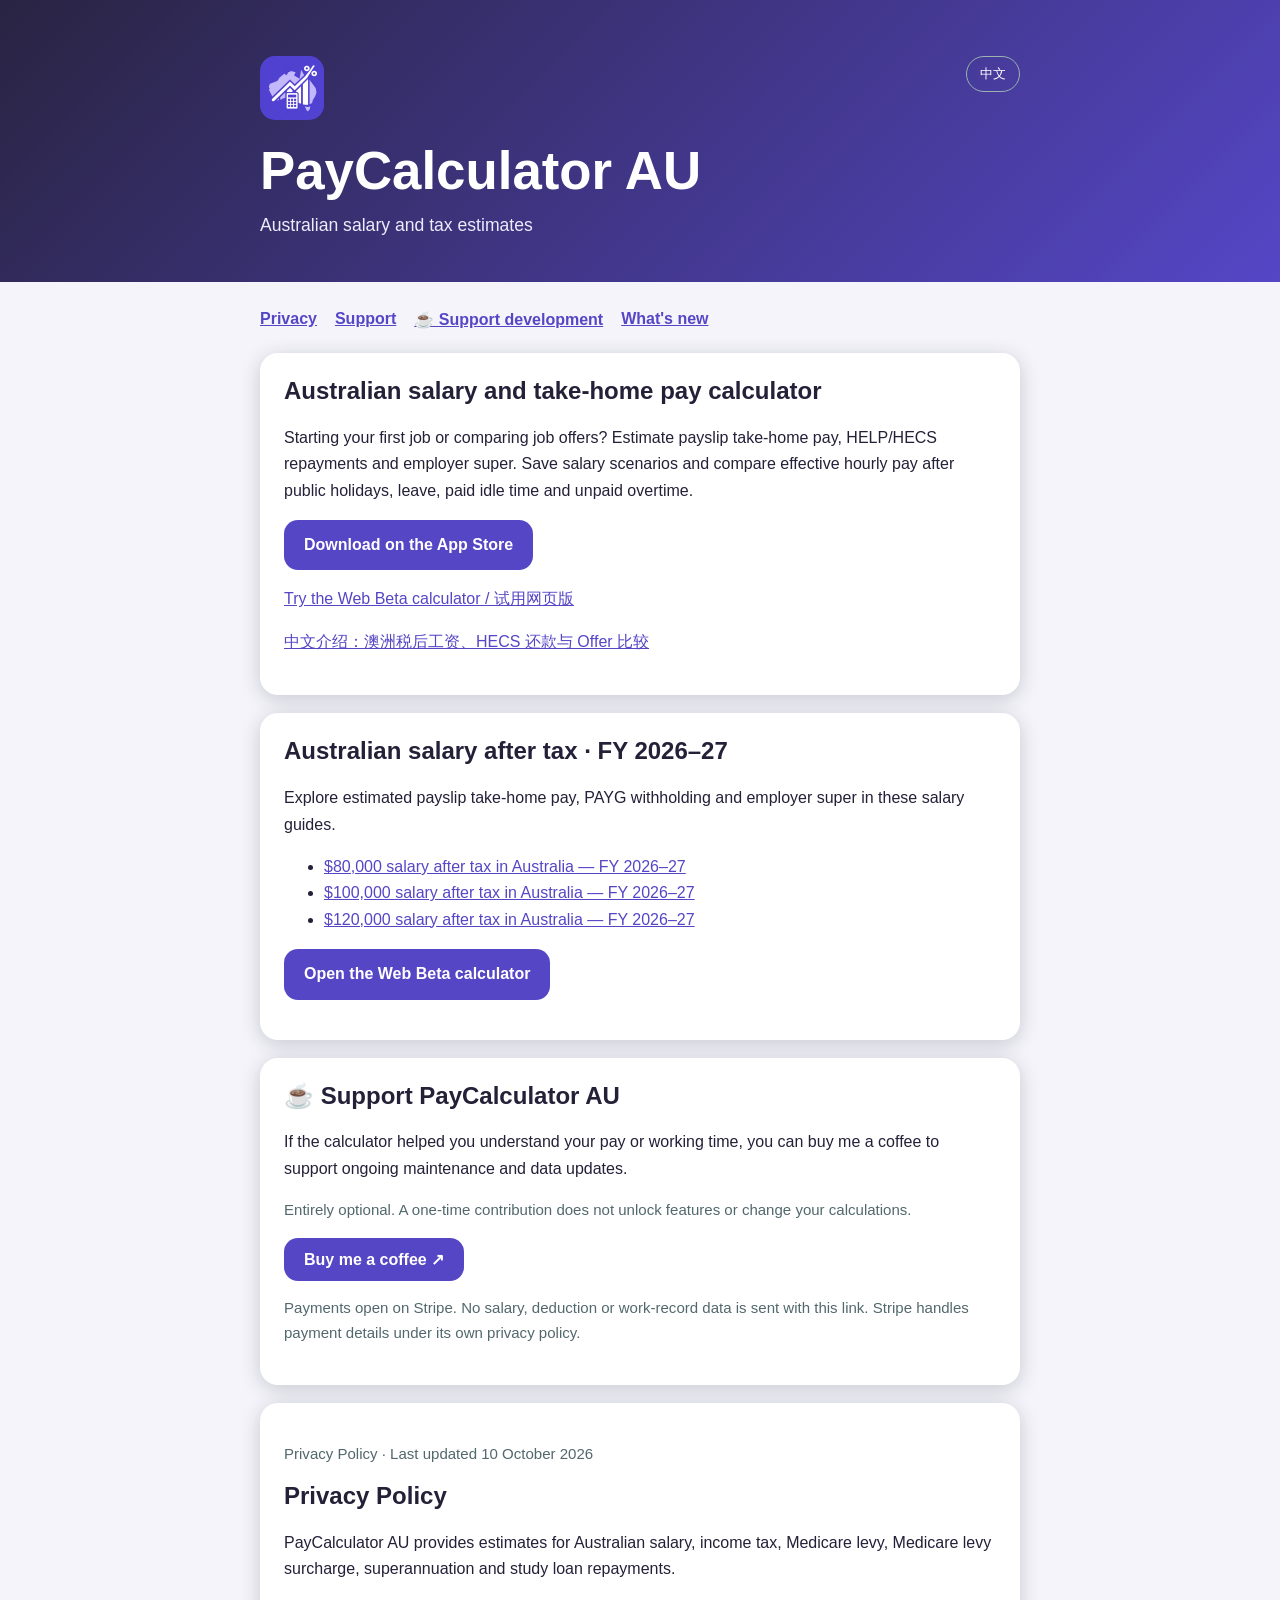
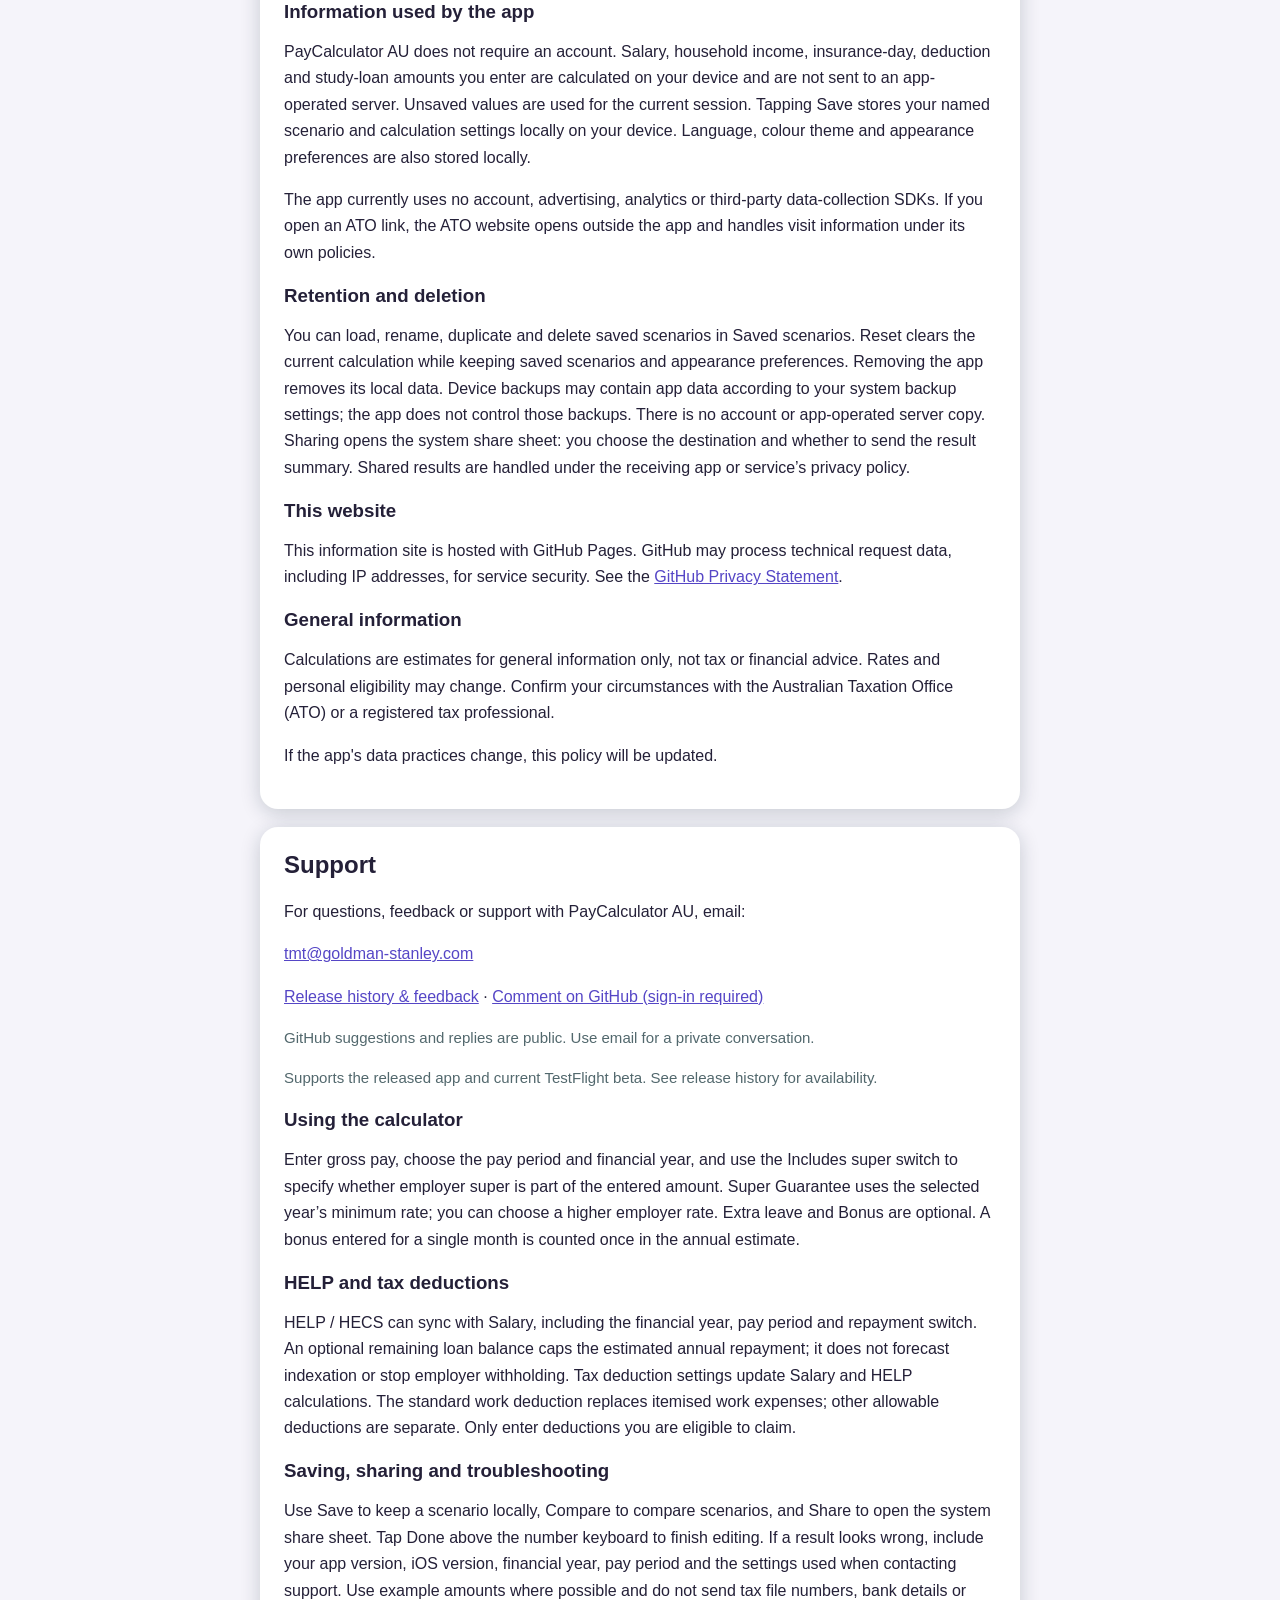
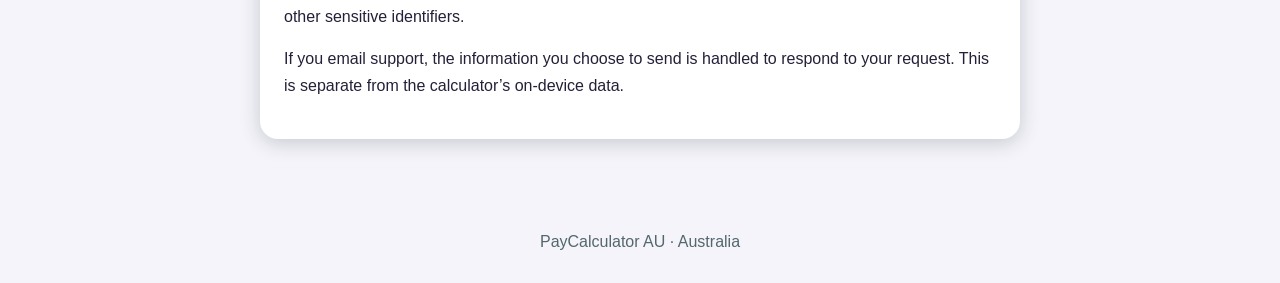
<file: index.html>
<!doctype html>
<html lang="en" data-language="en">
<head>
  <meta charset="utf-8">
  <meta name="google-site-verification" content="pYhBLDVVH48LgWFOYWzrD9iR6Dy4bOa9Ufq2FaQR3v8">
  <meta name="viewport" content="width=device-width, initial-scale=1">
  <meta name="description" content="Australian salary and take-home pay calculator for iPhone and web. Compare job offers, estimate HELP/HECS and super, and explore effective hourly pay.">
  <link rel="icon" type="image/png" href="app-icon.png">
  <title>Australian Salary Calculator &amp; Take-Home Pay | PayCalculator AU</title>
  <link rel="canonical" href="https://goldman-stanley.github.io/paycalculator-au-pages/">
  <link rel="alternate" hreflang="en" href="https://goldman-stanley.github.io/paycalculator-au-pages/">
  <link rel="alternate" hreflang="zh-Hans" href="https://goldman-stanley.github.io/paycalculator-au-pages/zh.html">
  <link rel="alternate" hreflang="x-default" href="https://goldman-stanley.github.io/paycalculator-au-pages/">
  <style>
    :root { color-scheme: light dark; font-family: -apple-system, BlinkMacSystemFont, "Segoe UI", sans-serif; }
    body { margin: 0; background: #F5F4FA; color: #242038; }
    header { padding: 56px 24px 42px; color: white; background: linear-gradient(135deg,#292442,#5546C6); }
    header, main { padding-left: max(24px, calc((100% - 760px) / 2)); padding-right: max(24px, calc((100% - 760px) / 2)); }
    .brand-icon { width: 64px; height: 64px; border-radius: 15px; display: block; margin-bottom: 20px; }
    h1 { margin: 0 0 10px; font-size: clamp(2rem, 6vw, 3.3rem); }
    header p { margin: 0; color: #EEEBFC; font-size: 1.1rem; }
    main { padding-top: 28px; padding-bottom: 56px; }
    nav { display: flex; gap: 18px; flex-wrap: wrap; margin-bottom: 24px; }
    a { color: #5546C6; }
    nav a { font-weight: 650; }
    .language { float: right; border: 1px solid #9ab4b2; border-radius: 999px; padding: 8px 13px; background: transparent; color: inherit; cursor: pointer; }
    section { margin: 18px 0; padding: 24px; border-radius: 18px; background: white; box-shadow: 0 4px 20px #1233  ; }
    h2 { margin-top: 0; }
    h3 { margin-bottom: 6px; }
    p, li { line-height: 1.65; }
    .muted { color: #52686d; font-size: .94rem; }
    .coffee-button { display: inline-flex; padding: 12px 20px; border-radius: 14px; background: #5546C6; color: white; font-weight: 650; text-decoration: none; }
    .coffee-button[hidden] { display: none; }
    .coffee-button:focus-visible { outline: 3px solid #B9B0FF; outline-offset: 3px; }
    footer { padding: 20px 24px 32px; text-align: center; color: #52686d; }
    body[data-language="en"] .zh, body[data-language="zh"] .en { display: none; }
    @media (prefers-color-scheme: dark) {
      body { background: #14131C; color: #e1efec; }
      section { background: #292442; box-shadow: none; }
      a { color: #B9B0FF; }
      .muted, footer { color: #aec4c2; }
    }
  </style>
</head>
<body data-language="en">
  <header>
    <button class="language" type="button" aria-label="Switch language" onclick="switchLanguage()">中文</button>
    <img class="brand-icon" src="app-icon.png" alt="" width="64" height="64">
    <h1>PayCalculator AU</h1>
    <p class="en">Australian salary and tax estimates</p>
    <p class="zh">澳大利亚工资与税务估算</p>
  </header>
  <main>
    <nav aria-label="Site navigation">
      <a href="#privacy"><span class="en">Privacy</span><span class="zh">隐私政策</span></a>
      <a href="#support"><span class="en">Support</span><span class="zh">支持</span></a>
      <a href="#support-development"><span class="en">☕ Support development</span><span class="zh">☕ 支持开发</span></a>
      <a id="changelog-link" href="changelog.html"><span class="en">What's new</span><span class="zh">更新日志</span></a>
    </nav>
    <section id="calculator">
      <h2 class="en">Australian salary and take-home pay calculator</h2>
      <h2 class="zh">澳洲税后工资计算器</h2>
      <p class="en">Starting your first job or comparing job offers? Estimate payslip take-home pay, HELP/HECS repayments and employer super. Save salary scenarios and compare effective hourly pay after public holidays, leave, paid idle time and unpaid overtime.</p>
      <p class="zh">第一份工作、换工作或比较 offer，都可以先估算工资到手金额、HELP/HECS 还款和雇主 Super，再比较考虑假期、摸鱼和无偿加班后的有效时薪。</p>
      <p><a class="coffee-button" href="https://apps.apple.com/au/app/paycalculator-au/id6820860086"><span class="en">Download on the App Store</span><span class="zh">前往 App Store 下载</span></a></p>
      <p><a href="https://goldman-stanley.github.io/paycalculatorau/">Try the Web Beta calculator / 试用网页版</a></p>
      <p><a href="zh.html" lang="zh-Hans">中文介绍：澳洲税后工资、HECS 还款与 Offer 比较</a></p>
    </section>
    <section id="salary-guides">
      <h2 class="en">Australian salary after tax · FY 2026–27</h2>
      <h2 class="zh">澳大利亚工资到手估算 · FY 2026–27</h2>
      <p class="en">Explore estimated payslip take-home pay, PAYG withholding and employer super in these salary guides.</p>
      <p class="zh">查看以下英文指南，了解工资单到手估算、PAYG 预扣及雇主 Super。</p>
      <ul>
        <li><a href="take-home-pay-80000.html">$80,000 salary after tax in Australia — FY 2026–27</a></li>
        <li><a href="take-home-pay-100000.html">$100,000 salary after tax in Australia — FY 2026–27</a></li>
        <li><a href="take-home-pay-120000.html">$120,000 salary after tax in Australia — FY 2026–27</a></li>
      </ul>
      <p><a class="coffee-button" href="https://goldman-stanley.github.io/paycalculatorau/"><span class="en">Open the Web Beta calculator</span><span class="zh">打开网页版 Beta 计算器</span></a></p>
    </section>
    <section id="support-development">
      <h2 class="en">☕ Support PayCalculator AU</h2>
      <h2 class="zh">☕ 支持 PayCalculator AU</h2>
      <p class="en">If the calculator helped you understand your pay or working time, you can buy me a coffee to support ongoing maintenance and data updates.</p>
      <p class="zh">如果计算器帮你更清楚地了解工资或工作回报，可以请我喝杯咖啡，支持持续维护与数据更新。</p>
      <p class="muted en">Entirely optional. A one-time contribution does not unlock features or change your calculations.</p>
      <p class="muted zh">完全自愿，单次支持不会解锁功能，也不会改变计算结果。</p>
      <a id="stripe-support" class="coffee-button" target="_blank" rel="noopener" hidden><span class="en">Buy me a coffee ↗</span><span class="zh">请我喝杯咖啡 ↗</span></a>
      <p id="stripe-pending"><span class="en">Online support payments will be available once setup is complete.</span><span class="zh">在线支持入口将在收款设置完成后开放。</span></p>
      <p class="muted en">Payments open on Stripe. No salary, deduction or work-record data is sent with this link. Stripe handles payment details under its own privacy policy.</p>
      <p class="muted zh">付款将在 Stripe 页面完成；此链接不发送工资、扣除或工作记录。付款信息由 Stripe 按其隐私政策处理。</p>
    </section>
    <section id="privacy">
      <p class="muted en">Privacy Policy · Last updated 10 October 2026</p>
      <p class="muted zh">隐私政策 · 更新日期：2026年10月10日</p>
      <h2 class="en">Privacy Policy</h2>
      <h2 class="zh">隐私政策</h2>
      <p class="en">PayCalculator AU provides estimates for Australian salary, income tax, Medicare levy, Medicare levy surcharge, superannuation and study loan repayments.</p>
      <p class="zh">PayCalculator AU 用于估算澳大利亚工资、所得税、Medicare levy、Medicare levy surcharge、Super 和学习贷款还款。</p>

      <h3 class="en">Information used by the app</h3>
      <h3 class="zh">应用使用的信息</h3>
      <p class="en">PayCalculator AU does not require an account. Salary, household income, insurance-day, deduction and study-loan amounts you enter are calculated on your device and are not sent to an app-operated server. Unsaved values are used for the current session. Tapping Save stores your named scenario and calculation settings locally on your device. Language, colour theme and appearance preferences are also stored locally.</p>
      <p class="zh">PayCalculator AU 无需注册账户。你输入的工资、家庭收入、保险天数、税务扣除和助学贷款金额在设备上计算，不会发送到应用运营的服务器。未保存的输入仅用于当前会话。点击“保存”会把命名方案及计算设置保存在本机；语言、主题颜色和显示模式偏好也保存在本机。</p>
      <p class="en">The app currently uses no account, advertising, analytics or third-party data-collection SDKs. If you open an ATO link, the ATO website opens outside the app and handles visit information under its own policies.</p>
      <p class="zh">应用目前不使用账户、广告、分析或第三方数据收集 SDK。若你打开 ATO 链接，ATO 网站会在应用外打开，并按其自身政策处理访问信息。</p>

      <h3 class="en">Retention and deletion</h3>
      <h3 class="zh">保存与删除</h3>
      <p class="en">You can load, rename, duplicate and delete saved scenarios in Saved scenarios. Reset clears the current calculation while keeping saved scenarios and appearance preferences. Removing the app removes its local data. Device backups may contain app data according to your system backup settings; the app does not control those backups. There is no account or app-operated server copy. Sharing opens the system share sheet: you choose the destination and whether to send the result summary. Shared results are handled under the receiving app or service’s privacy policy.</p>
      <p class="zh">你可在“保存与比较”中加载、改名、复制及删除已保存方案。“重置计算”会清空当前计算，但保留已保存方案和外观偏好。删除应用会移除本机数据；系统设备备份可能包含应用数据，取决于系统备份设置，应用不控制这些备份。没有账户或应用运营的服务器副本。“分享”会打开系统分享面板，由你选择接收方及是否发送结果摘要；分享后的结果按接收应用或服务的隐私政策处理。</p>

      <h3 class="en">This website</h3>
      <h3 class="zh">本网站</h3>
      <p class="en">This information site is hosted with GitHub Pages. GitHub may process technical request data, including IP addresses, for service security. See the <a href="https://docs.github.com/en/site-policy/privacy-policies/github-privacy-statement">GitHub Privacy Statement</a>.</p>
      <p class="zh">本信息网站由 GitHub Pages 托管。GitHub 可能为保障服务安全处理包括 IP 地址在内的技术访问数据。详情见 <a href="https://docs.github.com/en/site-policy/privacy-policies/github-privacy-statement">GitHub 隐私声明</a>。</p>

      <h3 class="en">General information</h3>
      <h3 class="zh">一般说明</h3>
      <p class="en">Calculations are estimates for general information only, not tax or financial advice. Rates and personal eligibility may change. Confirm your circumstances with the Australian Taxation Office (ATO) or a registered tax professional.</p>
      <p class="zh">计算结果仅供一般信息参考，不构成税务或财务建议。税率和个人资格可能变化，请向澳大利亚税务局（ATO）或注册税务专业人士核实。</p>
      <p class="en">If the app's data practices change, this policy will be updated.</p>
      <p class="zh">如果应用的数据处理方式发生变化，本政策会相应更新。</p>
    </section>

    <section id="support">
      <h2 class="en">Support</h2>
      <h2 class="zh">联系支持</h2>
      <p class="en">For questions, feedback or support with PayCalculator AU, email:</p>
      <p class="zh">如有关于 PayCalculator AU 的问题、意见或需要支持，请发送邮件至：</p>
      <p><a href="mailto:tmt@goldman-stanley.com">tmt@goldman-stanley.com</a></p>
      <p><a href="changelog.html#feedback"><span class="en">Release history & feedback</span><span class="zh">更新日志与需求反馈</span></a> · <a href="https://github.com/goldman-stanley/paycalculator-au-pages/issues/new/choose"><span class="en">Comment on GitHub (sign-in required)</span><span class="zh">登录 GitHub 留言</span></a></p>
      <p class="muted en">GitHub suggestions and replies are public. Use email for a private conversation.</p>
      <p class="muted zh">GitHub 建议及回复公开可见；私下沟通请使用邮件。</p>
      <p class="muted en">Supports the released app and current TestFlight beta. See release history for availability.</p>
      <p class="muted zh">适用于正式应用及当前 TestFlight 测试版；各版本分发状态见更新日志。</p>
      <h3 class="en">Using the calculator</h3><h3 class="zh">使用计算器</h3>
      <p class="en">Enter gross pay, choose the pay period and financial year, and use the Includes super switch to specify whether employer super is part of the entered amount. Super Guarantee uses the selected year’s minimum rate; you can choose a higher employer rate. Extra leave and Bonus are optional. A bonus entered for a single month is counted once in the annual estimate.</p>
      <p class="zh">输入税前金额，选择工资周期和财年，并用“包含 Super”开关指定金额是否已包含雇主 Super。Super Guarantee 默认使用所选财年的最低比例，可调高至雇主实际比例。额外年假和奖金为可选项；选择某月一次性奖金时，全年仅计入一次。</p>
      <h3 class="en">HELP and tax deductions</h3><h3 class="zh">HELP 与税务扣除</h3>
      <p class="en">HELP / HECS can sync with Salary, including the financial year, pay period and repayment switch. An optional remaining loan balance caps the estimated annual repayment; it does not forecast indexation or stop employer withholding. Tax deduction settings update Salary and HELP calculations. The standard work deduction replaces itemised work expenses; other allowable deductions are separate. Only enter deductions you are eligible to claim.</p>
      <p class="zh">HELP / HECS 可与工资页同步财年、工资周期和还款开关。可选的贷款余额用于限制年度还款估算，不预测贷款指数化，也不会自动停止雇主代扣。税务扣除设置会更新工资和 HELP 计算；标准工作费用扣除与逐项工作费用扣除二选一，其他合资格扣除单独填写。仅输入你符合申报资格的扣除。</p>
      <h3 class="en">Saving, sharing and troubleshooting</h3><h3 class="zh">保存、分享与问题反馈</h3>
      <p class="en">Use Save to keep a scenario locally, Compare to compare scenarios, and Share to open the system share sheet. Tap Done above the number keyboard to finish editing. If a result looks wrong, include your app version, iOS version, financial year, pay period and the settings used when contacting support. Use example amounts where possible and do not send tax file numbers, bank details or other sensitive identifiers.</p>
      <p class="zh">点击“保存”将方案留在本机，“比较”用于比较方案，“分享”打开系统分享面板。点击数字键盘上方的“完成”结束输入。如结果异常，请联系支持并说明应用版本、iOS 版本、财年、工资周期和所用设置。尽量使用示例金额，请勿发送税号、银行资料或其他敏感身份信息。</p>
      <p class="en">If you email support, the information you choose to send is handled to respond to your request. This is separate from the calculator’s on-device data.</p>
      <p class="zh">如你发送支持邮件，你主动提供的信息会用于回复该请求；这与计算器保存在设备上的数据分开处理。</p>

    </section>
  </main>
  <footer>
    <span class="en">PayCalculator AU · Australia</span>
    <span class="zh">PayCalculator AU · 澳大利亚</span>
  </footer>
  <script>
    const STRIPE_SUPPORT_URL = "https://buy.stripe.com/00w00jcY30Mi6hkgGjbQY00";
    if (/^https:\/\/(?:buy|donate)\.stripe\.com\//.test(STRIPE_SUPPORT_URL)) {
      document.getElementById("stripe-support").href = STRIPE_SUPPORT_URL;
      document.getElementById("stripe-support").hidden = false;
      document.getElementById("stripe-pending").hidden = true;
    }
    if (new URLSearchParams(location.search).get("lang") === "zh") switchLanguage();
    function switchLanguage() {
      const page = document.body;
      const next = page.dataset.language === "en" ? "zh" : "en";
      page.dataset.language = next;
      document.documentElement.lang = next;
      document.getElementById("changelog-link").href = "changelog.html?lang=" + next;
      document.querySelector(".language").textContent = next === "en" ? "中文" : "English";
    }
  </script>
</body>
</html>
</file>
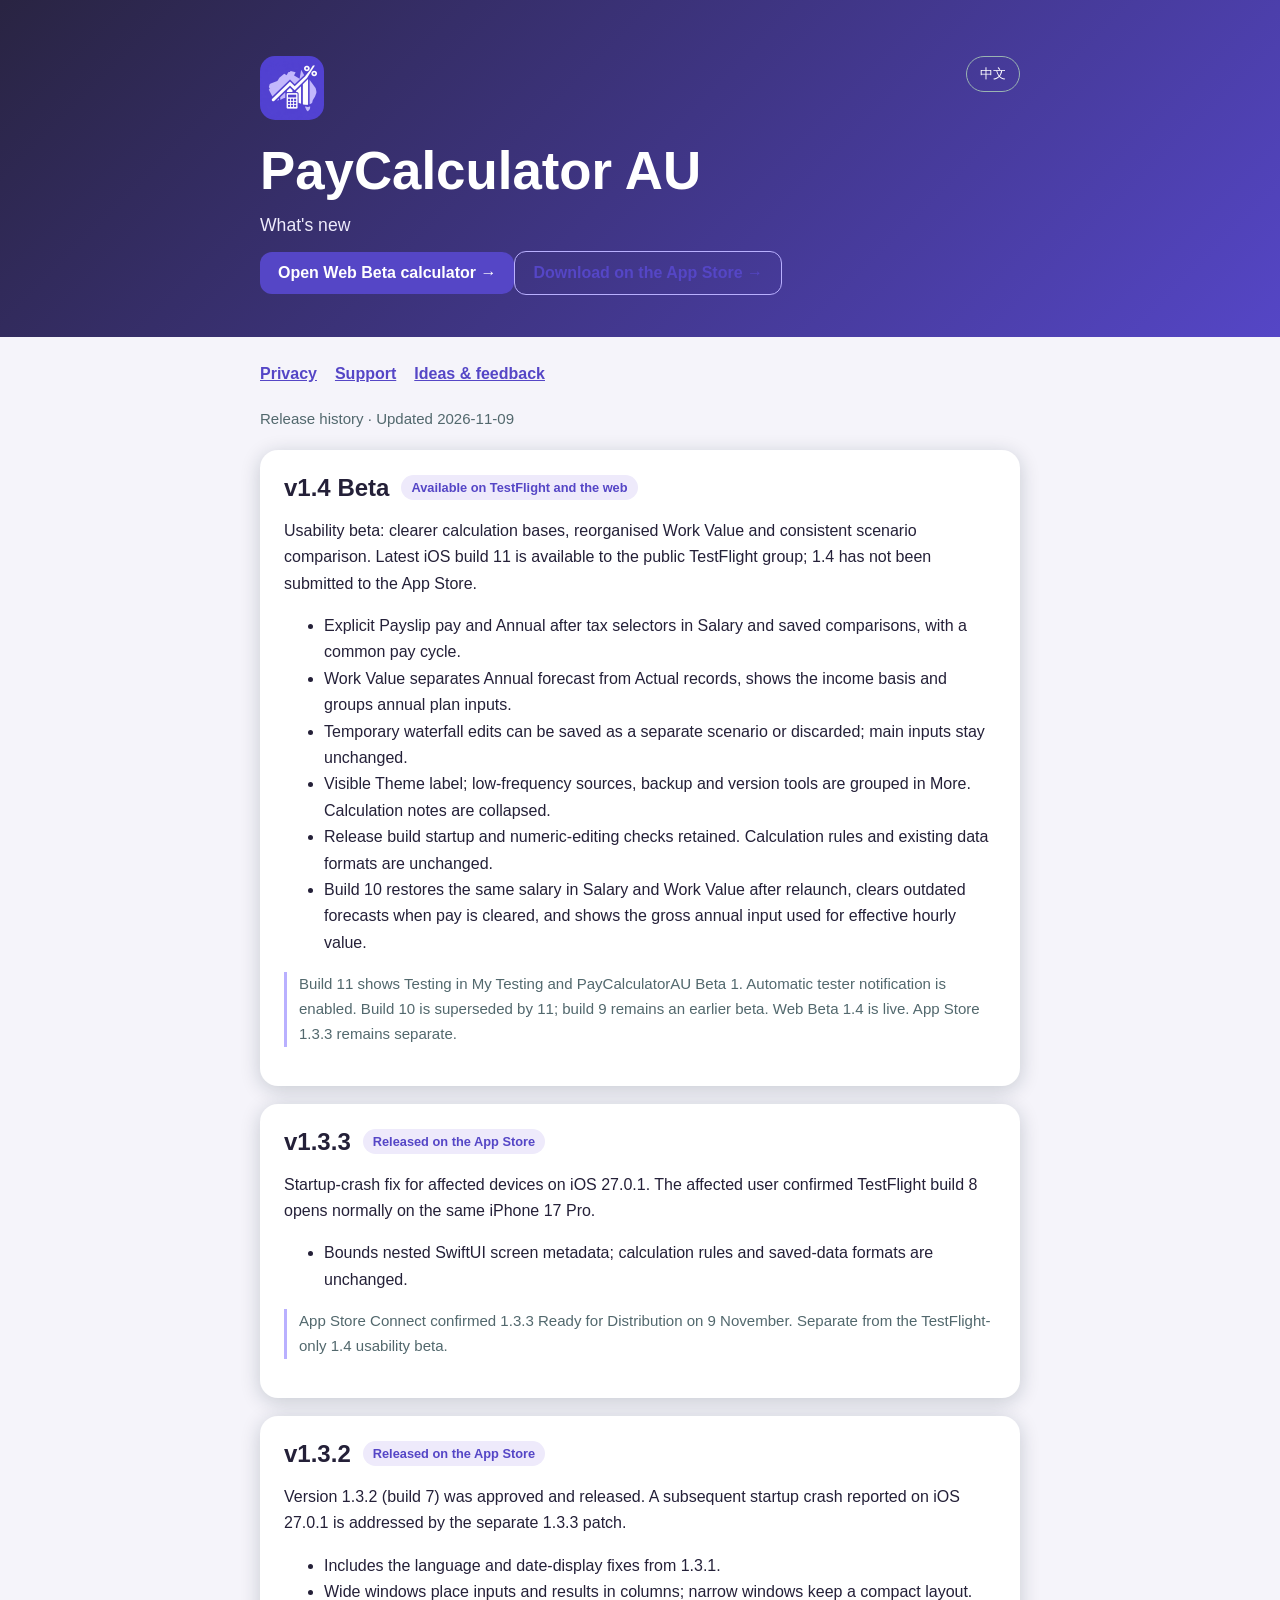
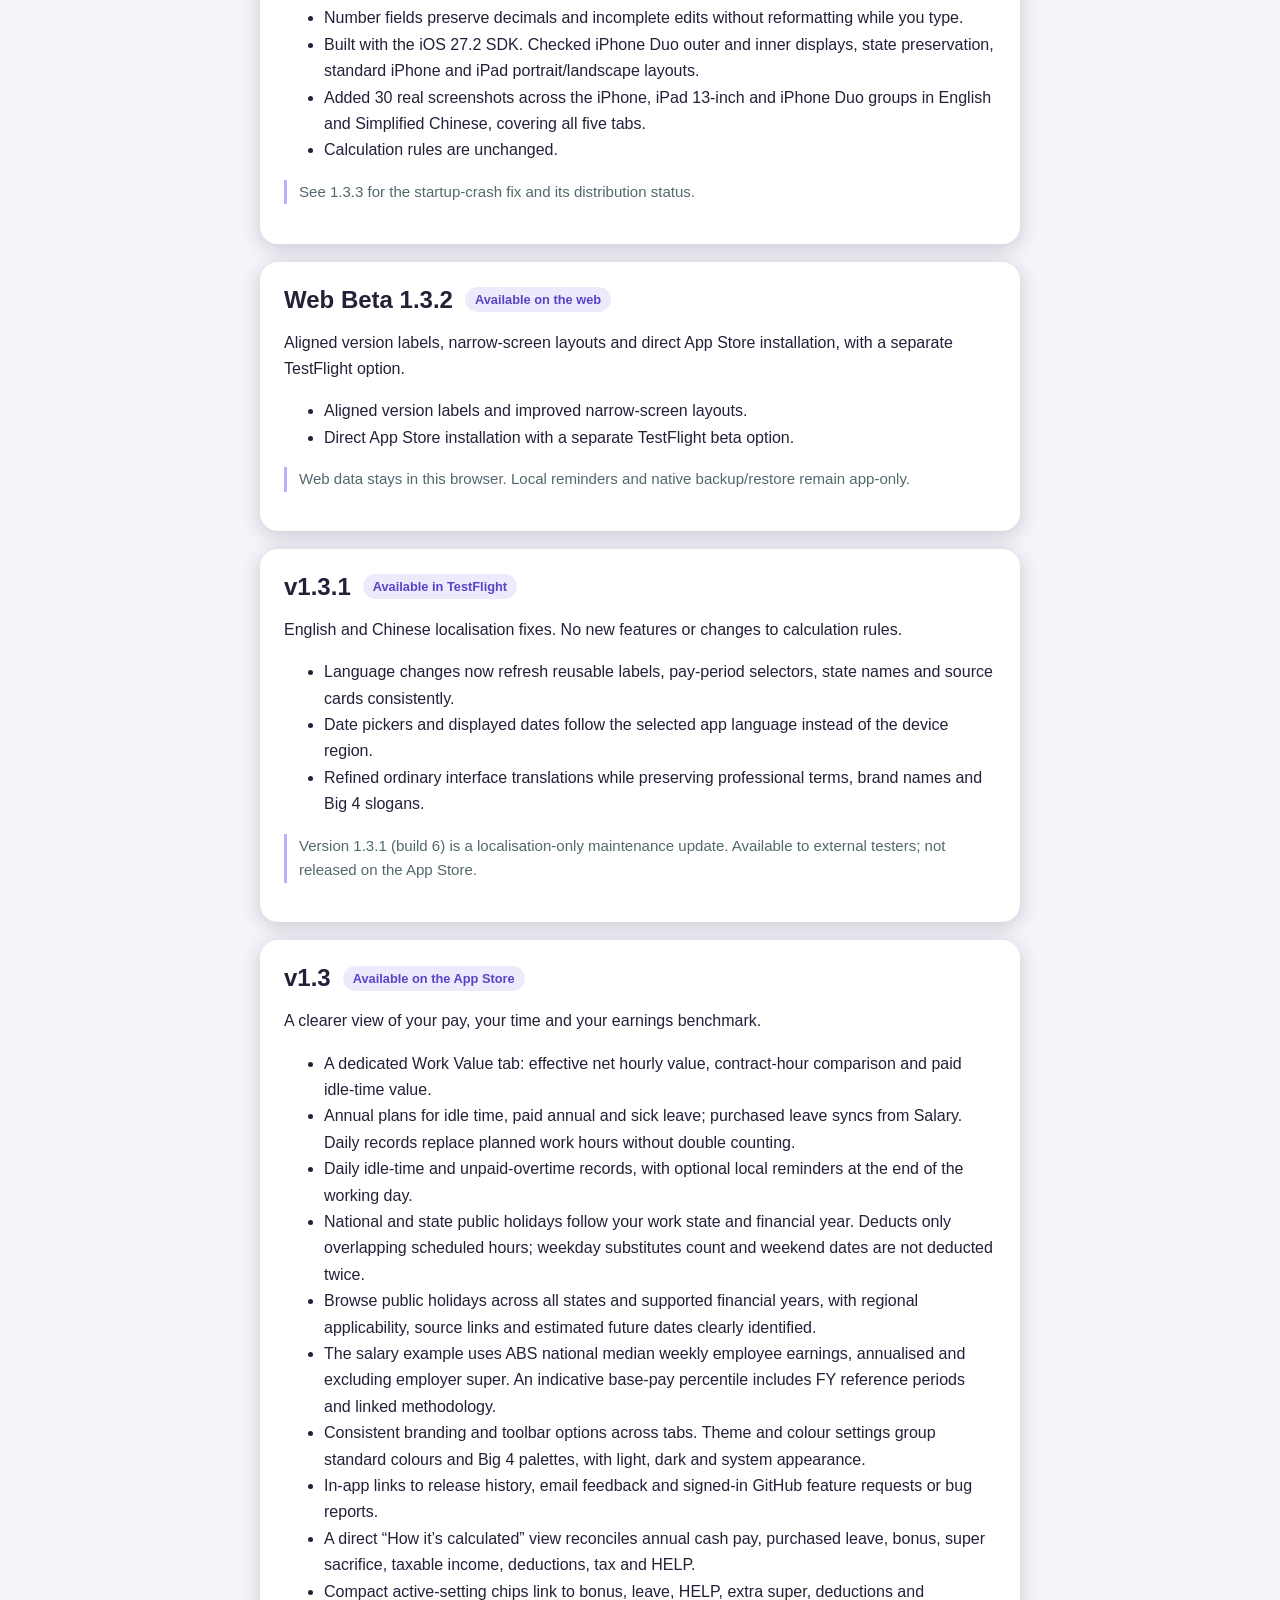
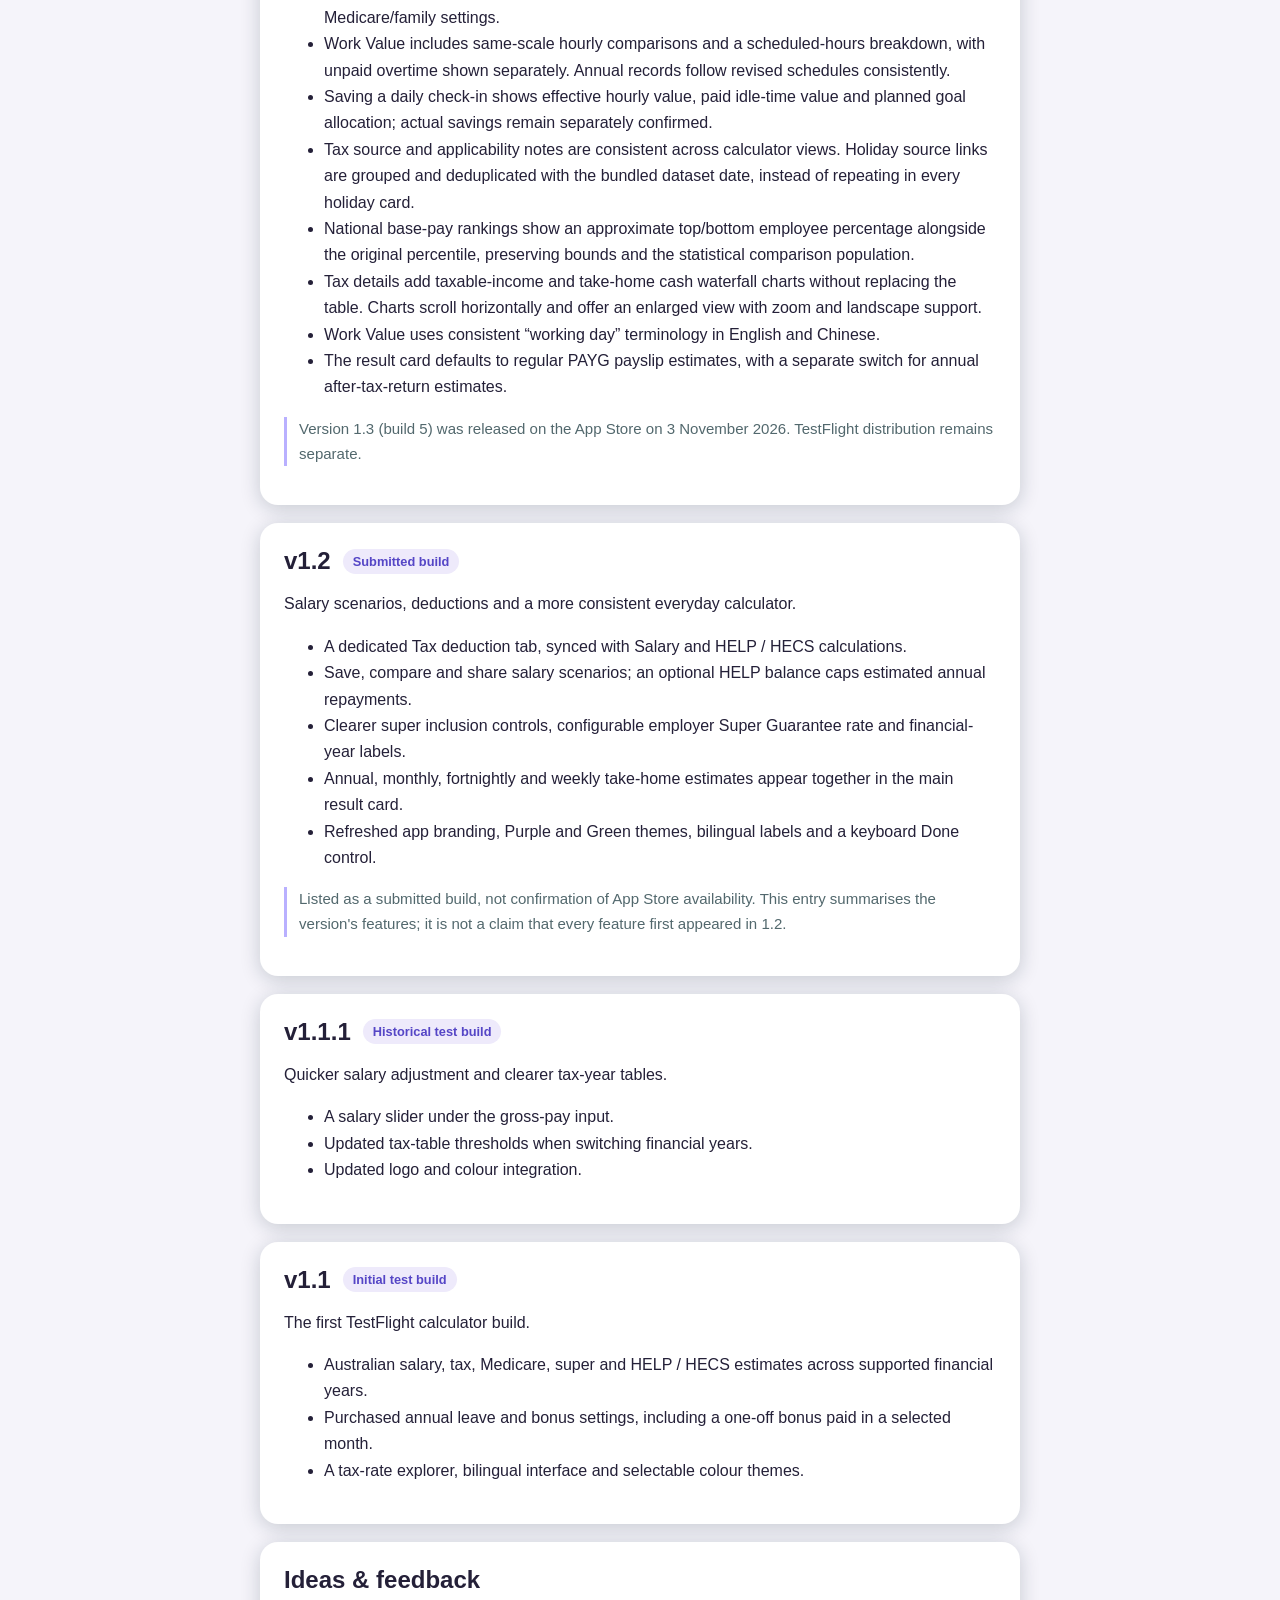
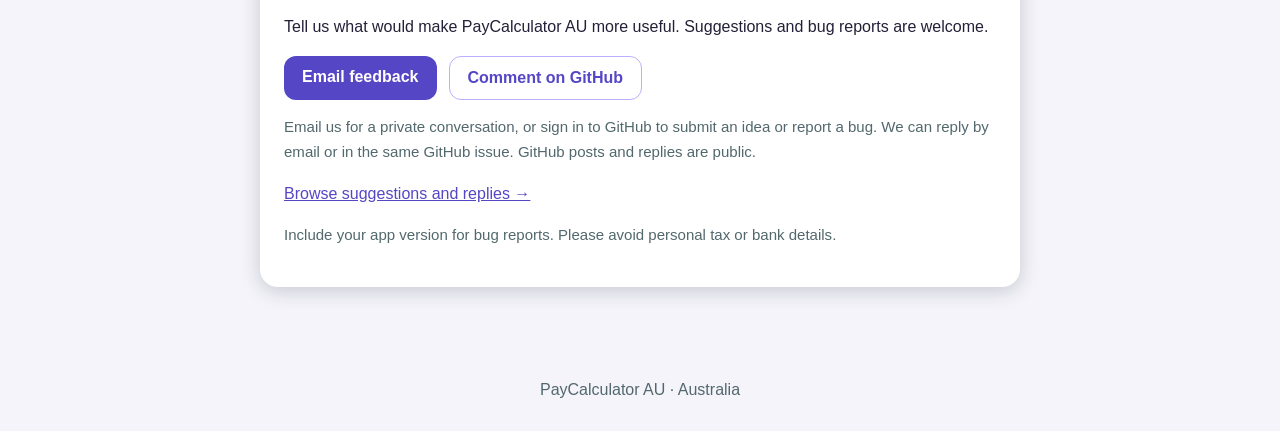
<file: changelog.html>
<!doctype html>
<html lang="en"><head><meta charset="utf-8"><meta name="viewport" content="width=device-width, initial-scale=1"><meta name="description" content="PayCalculator AU release history, new features and feedback."><link rel="icon" type="image/png" href="app-icon.png"><title>PayCalculator AU — What's new</title><style>
    :root { color-scheme: light dark; font-family: -apple-system, BlinkMacSystemFont, "Segoe UI", sans-serif; }
    body { margin: 0; background: #F5F4FA; color: #242038; }
    header { padding: 56px 24px 42px; color: white; background: linear-gradient(135deg,#292442,#5546C6); }
    header, main { padding-left: max(24px, calc((100% - 760px) / 2)); padding-right: max(24px, calc((100% - 760px) / 2)); }
    .brand-icon { width: 64px; height: 64px; border-radius: 15px; display: block; margin-bottom: 20px; }
    h1 { margin: 0 0 10px; font-size: clamp(2rem, 6vw, 3.3rem); }
    header p { margin: 0; color: #EEEBFC; font-size: 1.1rem; }
    main { padding-top: 28px; padding-bottom: 56px; }
    nav { display: flex; gap: 18px; flex-wrap: wrap; margin-bottom: 24px; }
    a { color: #5546C6; }
    nav a { font-weight: 650; }
    .language { float: right; border: 1px solid #9ab4b2; border-radius: 999px; padding: 8px 13px; background: transparent; color: inherit; cursor: pointer; }
    section { margin: 18px 0; padding: 24px; border-radius: 18px; background: white; box-shadow: 0 4px 20px #1233  ; }
    h2 { margin-top: 0; }
    h3 { margin-bottom: 6px; }
    p, li { line-height: 1.65; }
    .muted { color: #52686d; font-size: .94rem; }
    .coffee-button { display: inline-flex; padding: 12px 20px; border-radius: 14px; background: #5546C6; color: white; font-weight: 650; text-decoration: none; }
    .coffee-button[hidden] { display: none; }
    .coffee-button:focus-visible { outline: 3px solid #B9B0FF; outline-offset: 3px; }
    footer { padding: 20px 24px 32px; text-align: center; color: #52686d; }
    body[data-language="en"] .zh, body[data-language="zh"] .en { display: none; }
    @media (prefers-color-scheme: dark) {
      body { background: #14131C; color: #e1efec; }
      section { background: #292442; box-shadow: none; }
      a { color: #B9B0FF; }
      .muted, footer { color: #aec4c2; }
    }
  
.status { display:inline-block; border-radius:999px; padding:5px 10px; font-size:.8rem; background:#EEEAFB; color:#5546C6; font-weight:600; }
.release-heading { display:flex; gap:12px; align-items:center; flex-wrap:wrap; margin-bottom:12px; }
.release-heading h2 { margin:0; }
.note { border-left:3px solid #B9B0FF; padding-left:12px; }
.feedback-actions { display:flex; gap:12px; flex-wrap:wrap; }
.feedback-link.secondary { background:transparent; color:#5546C6; border:1px solid #B9B0FF; }
@media (prefers-color-scheme:dark) { .feedback-link.secondary { color:#C9C1FF; } }
.feedback-link { display:inline-block; border-radius:12px; padding:12px 18px; background:#5546C6; color:white; text-decoration:none; font-weight:600; }
.beta-calculator { margin-top:12px; }
@media (prefers-color-scheme:dark) { .status { background:#393052; color:#C9C1FF; } }
</style></head>
<body data-language="en"><header><button class="language" type="button" aria-label="Switch language" onclick="switchLanguage()">中文</button><img class="brand-icon" src="app-icon.png" alt="" width="64" height="64"><h1>PayCalculator AU</h1><p class="en ">What&#x27;s new</p><p class="zh ">更新日志</p><a class="feedback-link beta-calculator" href="https://goldman-stanley.github.io/paycalculatorau/"><span class="en">Open Web Beta calculator →</span><span class="zh">打开网页版计算器 Beta →</span></a><a class="feedback-link secondary" href="https://apps.apple.com/app/id6820860086"><span class="en">Download on the App Store →</span><span class="zh">App Store 下载 →</span></a></header>
<main><nav aria-label="Site navigation"><a href="index.html#privacy"><span class="en">Privacy</span><span class="zh">隐私</span></a><a href="index.html#support"><span class="en">Support</span><span class="zh">支持</span></a><a href="#feedback"><span class="en">Ideas & feedback</span><span class="zh">需求与反馈</span></a></nav><p class="en muted">Release history · Updated 2026-11-09</p><p class="zh muted">版本记录 · 更新日期 2026-11-09</p>
<section id="v1.4 Beta"><div class="release-heading"><h2>v1.4 Beta</h2><span class="en status">Available on TestFlight and the web</span><span class="zh status">TestFlight 与网页已开放</span></div><p class="en ">Usability beta: clearer calculation bases, reorganised Work Value and consistent scenario comparison. Latest iOS build 11 is available to the public TestFlight group; 1.4 has not been submitted to the App Store.</p><p class="zh ">交互优化 Beta：统一计算口径、整理工作回报及方案比较。最新 iOS 版本号 11 已向公开 TestFlight 测试组开放；1.4 未提交 App Store。</p><ul><li><span class="en">Explicit Payslip pay and Annual after tax selectors in Salary and saved comparisons, with a common pay cycle.</span><span class="zh">工资页及已保存方案比较明确区分“工资单到手／年度报税后”，工资单比较采用共同发薪周期。</span></li><li><span class="en">Work Value separates Annual forecast from Actual records, shows the income basis and groups annual plan inputs.</span><span class="zh">工作回报分为年度预测与实际记录，明确收入口径，并集中年度计划设置。</span></li><li><span class="en">Temporary waterfall edits can be saved as a separate scenario or discarded; main inputs stay unchanged.</span><span class="zh">瀑布图临时修改可保存为独立方案或放弃，不覆盖首页输入。</span></li><li><span class="en">Visible Theme label; low-frequency sources, backup and version tools are grouped in More. Calculation notes are collapsed.</span><span class="zh">主题入口显示文字；来源、备份、版本等低频工具集中于更多菜单，完整计算说明折叠展示。</span></li><li><span class="en">Release build startup and numeric-editing checks retained. Calculation rules and existing data formats are unchanged.</span><span class="zh">保留 Release 启动与数字编辑检查；计算规则及原有存储格式不变。</span></li><li><span class="en">Build 10 restores the same salary in Salary and Work Value after relaunch, clears outdated forecasts when pay is cleared, and shows the gross annual input used for effective hourly value.</span><span class="zh">版本号 10 修复重启后首页与工作回报的工资恢复不一致；清空工资后不再沿用旧预测，并显示有效时薪引用的税前年薪。</span></li></ul><p class="en muted note">Build 11 shows Testing in My Testing and PayCalculatorAU Beta 1. Automatic tester notification is enabled. Build 10 is superseded by 11; build 9 remains an earlier beta. Web Beta 1.4 is live. App Store 1.3.3 remains separate.</p><p class="zh muted note">版本号 11 已在 My Testing 与 PayCalculatorAU Beta 1 显示 Testing，自动通知已开启。10 由 11 接替，9 为早期 Beta。网页版 1.4 已上线；App Store 1.3.3 与本次 Beta 分开。</p></section><section id="v1.3.3"><div class="release-heading"><h2>v1.3.3</h2><span class="en status">Released on the App Store</span><span class="zh status">App Store 已发布</span></div><p class="en ">Startup-crash fix for affected devices on iOS 27.0.1. The affected user confirmed TestFlight build 8 opens normally on the same iPhone 17 Pro.</p><p class="zh ">修复部分 iOS 27.0.1 设备启动闪退；用户已确认 TestFlight 版本号 8 在原故障 iPhone 17 Pro 上正常打开。</p><ul><li><span class="en">Bounds nested SwiftUI screen metadata; calculation rules and saved-data formats are unchanged.</span><span class="zh">缩短 SwiftUI 界面类型嵌套；计算规则及存储格式不变。</span></li></ul><p class="en muted note">App Store Connect confirmed 1.3.3 Ready for Distribution on 9 November. Separate from the TestFlight-only 1.4 usability beta.</p><p class="zh muted note">11 月 9 日核对 App Store Connect，1.3.3 为 Ready for Distribution。与仅供 TestFlight 的 1.4 交互优化 Beta 分开。</p></section><section id="v1.3.2"><div class="release-heading"><h2>v1.3.2</h2><span class="en status">Released on the App Store</span><span class="zh status">App Store 已发布</span></div><p class="en ">Version 1.3.2 (build 7) was approved and released. A subsequent startup crash reported on iOS 27.0.1 is addressed by the separate 1.3.3 patch.</p><p class="zh ">1.3.2（版本号 7）已获批并发布；后续发现的 iOS 27.0.1 启动闪退由独立的 1.3.3 修复版处理。</p><ul><li><span class="en">Includes the language and date-display fixes from 1.3.1.</span><span class="zh">包含 1.3.1 的语言与日期显示修复。</span></li><li><span class="en">Wide windows place inputs and results in columns; narrow windows keep a compact layout.</span><span class="zh">宽窗口分栏显示输入与结果，窄窗口保留紧凑布局。</span></li><li><span class="en">Number fields preserve decimals and incomplete edits without reformatting while you type.</span><span class="zh">数字输入保留小数和编辑过程，不在输入途中强制重新格式化。</span></li><li><span class="en">Built with the iOS 27.2 SDK. Checked iPhone Duo outer and inner displays, state preservation, standard iPhone and iPad portrait/landscape layouts.</span><span class="zh">使用 iOS 27.2 SDK 构建；已检查 Duo 内外屏、切换时的数据保留，以及标准 iPhone 与 iPad 横竖屏布局。</span></li><li><span class="en">Added 30 real screenshots across the iPhone, iPad 13-inch and iPhone Duo groups in English and Simplified Chinese, covering all five tabs.</span><span class="zh">为 iPhone、13 英寸 iPad 及 iPhone Duo 提供中英文共 30 张真实新截图，覆盖五个标签页。</span></li><li><span class="en">Calculation rules are unchanged.</span><span class="zh">计算规则保持不变。</span></li></ul><p class="en muted note">See 1.3.3 for the startup-crash fix and its distribution status.</p><p class="zh muted note">启动闪退修复及分发状态请参阅 1.3.3。</p></section><section id="vWeb Beta 1.3.2"><div class="release-heading"><h2>Web Beta 1.3.2</h2><span class="en status">Available on the web</span><span class="zh status">网页已上线</span></div><p class="en ">Aligned version labels, narrow-screen layouts and direct App Store installation, with a separate TestFlight option.</p><p class="zh ">统一版本标识、改善窄屏布局，提供正式 App Store 下载及独立 TestFlight 入口。</p><ul><li><span class="en">Aligned version labels and improved narrow-screen layouts.</span><span class="zh">统一版本标识并改善窄屏布局。</span></li><li><span class="en">Direct App Store installation with a separate TestFlight beta option.</span><span class="zh">提供正式 App Store 下载，并保留独立 TestFlight 测试入口。</span></li></ul><p class="en muted note">Web data stays in this browser. Local reminders and native backup/restore remain app-only.</p><p class="zh muted note">网页数据存于当前浏览器；本地提醒和原生备份恢复仅 App 支持。</p></section><section id="v1.3.1"><div class="release-heading"><h2>v1.3.1</h2><span class="en status">Available in TestFlight</span><span class="zh status">已开放 TestFlight</span></div><p class="en ">English and Chinese localisation fixes. No new features or changes to calculation rules.</p><p class="zh ">修复中英文界面本地化问题，无新增功能或计算规则变更。</p><ul><li><span class="en">Language changes now refresh reusable labels, pay-period selectors, state names and source cards consistently.</span><span class="zh">切换语言时同步刷新周期选择、州名、来源卡片等组件，避免残留上一种语言。</span></li><li><span class="en">Date pickers and displayed dates follow the selected app language instead of the device region.</span><span class="zh">日期控件及日期显示跟随应用语言，避免英文界面出现中文年月日。</span></li><li><span class="en">Refined ordinary interface translations while preserving professional terms, brand names and Big 4 slogans.</span><span class="zh">完善普通界面文案翻译，保留专业术语、品牌名称及 Big 4 slogan。</span></li></ul><p class="en muted note">Version 1.3.1 (build 6) is a localisation-only maintenance update. Available to external testers; not released on the App Store.</p><p class="zh muted note">1.3.1（版本号 6）仅修复本地化问题。已开放外部测试；此版本尚未在 App Store 发布。</p></section><section id="v1.3"><div class="release-heading"><h2>v1.3</h2><span class="en status">Available on the App Store</span><span class="zh status">App Store 已上线</span></div><p class="en ">A clearer view of your pay, your time and your earnings benchmark.</p><p class="zh ">更清晰地看见工资、时间投入与全国工资参考。</p><ul><li><span class="en">A dedicated Work Value tab: effective net hourly value, contract-hour comparison and paid idle-time value.</span><span class="zh">新增工作回报 tab：有效税后时薪、合同工时对比及有薪摸鱼时间价值。</span></li><li><span class="en">Annual plans for idle time, paid annual and sick leave; purchased leave syncs from Salary. Daily records replace planned work hours without double counting.</span><span class="zh">支持年度摸鱼、带薪年假及病假计划；购买年假同步工资页，实际记录替换对应计划，避免重复计算。</span></li><li><span class="en">Daily idle-time and unpaid-overtime records, with optional local reminders at the end of the working day.</span><span class="zh">每日记录摸鱼及无额外计薪加班，可选下班本地提醒。</span></li><li><span class="en">National and state public holidays follow your work state and financial year. Deducts only overlapping scheduled hours; weekday substitutes count and weekend dates are not deducted twice.</span><span class="zh">按工作所在州及财年自动套用全国和本州公共假期，仅扣除排班重合时间，工作日补休计入，周末日期不重复扣除。</span></li><li><span class="en">Browse public holidays across all states and supported financial years, with regional applicability, source links and estimated future dates clearly identified.</span><span class="zh">浏览各州及全部支持财年的公共假期，标明地区适用范围、官方来源和预计未来日期。</span></li><li><span class="en">The salary example uses ABS national median weekly employee earnings, annualised and excluding employer super. An indicative base-pay percentile includes FY reference periods and linked methodology.</span><span class="zh">示例工资采用 ABS 全国雇员周薪中位数年化参考值，明确不含雇主 Super；基本工资百分位估算附财年参考期及来源说明。</span></li><li><span class="en">Consistent branding and toolbar options across tabs. Theme and colour settings group standard colours and Big 4 palettes, with light, dark and system appearance.</span><span class="zh">统一各 tab 的品牌及工具栏；主题与颜色菜单分组标准配色、Big 4 配色及浅色、深色、跟随系统模式。</span></li><li><span class="en">In-app links to release history, email feedback and signed-in GitHub feature requests or bug reports.</span><span class="zh">应用内加入更新日志、邮件留言及登录 GitHub 提交需求或问题的入口。</span></li><li><span class="en">A direct “How it’s calculated” view reconciles annual cash pay, purchased leave, bonus, super sacrifice, taxable income, deductions, tax and HELP.</span><span class="zh">结果卡新增“怎么算的”，展示年度现金工资、购买年假、奖金、额外 Super、应税收入、扣除、税费与 HELP 的计算路径。</span></li><li><span class="en">Compact active-setting chips link to bonus, leave, HELP, extra super, deductions and Medicare/family settings.</span><span class="zh">用简洁标签显示影响结果的已启用设置，点击可进入奖金、年假、HELP、额外 Super、扣除与医保／家庭设置。</span></li><li><span class="en">Work Value includes same-scale hourly comparisons and a scheduled-hours breakdown, with unpaid overtime shown separately. Annual records follow revised schedules consistently.</span><span class="zh">工作回报新增同一比例尺的时薪对比与排班工时分解，另列无额外计薪加班；调整排班后年度记录按同一工时口径计算。</span></li><li><span class="en">Saving a daily check-in shows effective hourly value, paid idle-time value and planned goal allocation; actual savings remain separately confirmed.</span><span class="zh">保存每日记录后显示有效时薪、有薪摸鱼时间价值与计划目标分配；实际储蓄仍需另行确认。</span></li><li><span class="en">Tax source and applicability notes are consistent across calculator views. Holiday source links are grouped and deduplicated with the bundled dataset date, instead of repeating in every holiday card.</span><span class="zh">计算页面统一税务来源与适用范围说明；公共假期来源集中去重并显示本地资料日期，去掉每张假期卡片重复的来源链接。</span></li><li><span class="en">National base-pay rankings show an approximate top/bottom employee percentage alongside the original percentile, preserving bounds and the statistical comparison population.</span><span class="zh">全国基本工资排名同时显示直观的雇员前／后百分比与原百分位，保留估算边界和统计比较范围。</span></li><li><span class="en">Tax details add taxable-income and take-home cash waterfall charts without replacing the table. Charts scroll horizontally and offer an enlarged view with zoom and landscape support.</span><span class="zh">税务明细新增应税收入与现金到手双路径瀑布图，保留原有表格；支持横向滚动、全屏放大、缩放及横屏查看。</span></li><li><span class="en">Work Value uses consistent “working day” terminology in English and Chinese.</span><span class="zh">工作回报统一使用中英文“工作日／working day”表述。</span></li><li><span class="en">The result card defaults to regular PAYG payslip estimates, with a separate switch for annual after-tax-return estimates.</span><span class="zh">结果卡默认呈现正常 PAYG 工资单估算，通过独立开关切换年度报税后估算。</span></li></ul><p class="en muted note">Version 1.3 (build 5) was released on the App Store on 3 November 2026. TestFlight distribution remains separate.</p><p class="zh muted note">1.3（版本号 5）于 2026 年 11 月 3 日在 App Store 上线；TestFlight 分发另行管理。</p></section><section id="v1.2"><div class="release-heading"><h2>v1.2</h2><span class="en status">Submitted build</span><span class="zh status">已提交版本</span></div><p class="en ">Salary scenarios, deductions and a more consistent everyday calculator.</p><p class="zh ">工资方案、税务扣除及更一致的日常计算体验。</p><ul><li><span class="en">A dedicated Tax deduction tab, synced with Salary and HELP / HECS calculations.</span><span class="zh">独立 Tax deduction 页面，与工资及 HELP / HECS 计算同步。</span></li><li><span class="en">Save, compare and share salary scenarios; an optional HELP balance caps estimated annual repayments.</span><span class="zh">保存、比较及分享工资方案；可选 HELP 余额限制年度还款估算。</span></li><li><span class="en">Clearer super inclusion controls, configurable employer Super Guarantee rate and financial-year labels.</span><span class="zh">更清晰的包含 Super 开关、可调整的雇主 Super Guarantee 比例及财年标识。</span></li><li><span class="en">Annual, monthly, fortnightly and weekly take-home estimates appear together in the main result card.</span><span class="zh">主结果卡同时呈现年、月、两周和每周到手金额。</span></li><li><span class="en">Refreshed app branding, Purple and Green themes, bilingual labels and a keyboard Done control.</span><span class="zh">更新应用品牌、Purple 与 Green 主题、双语标签及数字键盘完成按钮。</span></li></ul><p class="en muted note">Listed as a submitted build, not confirmation of App Store availability. This entry summarises the version&#x27;s features; it is not a claim that every feature first appeared in 1.2.</p><p class="zh muted note">此处表示已提交版本，不代表已在 App Store 上架；本条为版本功能概要，不表示所有功能均首次加入 1.2。</p></section><section id="v1.1.1"><div class="release-heading"><h2>v1.1.1</h2><span class="en status">Historical test build</span><span class="zh status">历史测试版本</span></div><p class="en ">Quicker salary adjustment and clearer tax-year tables.</p><p class="zh ">更快捷的工资调整与财年税率表。</p><ul><li><span class="en">A salary slider under the gross-pay input.</span><span class="zh">税前工资输入下方加入工资滑动条。</span></li><li><span class="en">Updated tax-table thresholds when switching financial years.</span><span class="zh">切换财年时更新税率表的收入门槛。</span></li><li><span class="en">Updated logo and colour integration.</span><span class="zh">更新 logo 与应用配色融合。</span></li></ul></section><section id="v1.1"><div class="release-heading"><h2>v1.1</h2><span class="en status">Initial test build</span><span class="zh status">初始测试版本</span></div><p class="en ">The first TestFlight calculator build.</p><p class="zh ">首个 TestFlight 计算器版本。</p><ul><li><span class="en">Australian salary, tax, Medicare, super and HELP / HECS estimates across supported financial years.</span><span class="zh">支持不同财年的澳大利亚工资、所得税、Medicare、Super 及 HELP / HECS 估算。</span></li><li><span class="en">Purchased annual leave and bonus settings, including a one-off bonus paid in a selected month.</span><span class="zh">购买额外年假及奖金设置，支持指定月份一次性奖金。</span></li><li><span class="en">A tax-rate explorer, bilingual interface and selectable colour themes.</span><span class="zh">税率探索、双语界面及可切换配色主题。</span></li></ul></section>
<section id="feedback"><h2 class="en ">Ideas &amp; feedback</h2><h2 class="zh ">新需求与反馈</h2><p class="en ">Tell us what would make PayCalculator AU more useful. Suggestions and bug reports are welcome.</p><p class="zh ">告诉我们怎样让 PayCalculator AU 更好用，欢迎提出新需求或报告问题。</p><div class="feedback-actions"><a class="feedback-link" href="mailto:tmt@goldman-stanley.com?subject=PayCalculator%20AU%20feedback"><span class="en">Email feedback</span><span class="zh">邮件留言</span></a><a class="feedback-link secondary" href="https://github.com/goldman-stanley/paycalculator-au-pages/issues/new/choose"><span class="en">Comment on GitHub</span><span class="zh">登录 GitHub 留言</span></a></div><p class="en muted">Email us for a private conversation, or sign in to GitHub to submit an idea or report a bug. We can reply by email or in the same GitHub issue. GitHub posts and replies are public.</p><p class="zh muted">希望私下沟通可发送邮件；也可登录 GitHub 提交新需求或报告问题。我们会通过邮件或在同一条 GitHub 记录中回复。GitHub 留言及回复公开可见。</p><p><a href="https://github.com/goldman-stanley/paycalculator-au-pages/issues"><span class="en">Browse suggestions and replies →</span><span class="zh">查看已有建议与回复 →</span></a></p><p class="en muted">Include your app version for bug reports. Please avoid personal tax or bank details.</p><p class="zh muted">报告问题时请附应用版本，勿附个人税号或银行资料。</p></section></main><footer>PayCalculator AU · Australia</footer>
<script>
function setLanguage(next) { document.body.dataset.language = next; document.documentElement.lang = next; document.querySelector('.language').textContent = next === 'en' ? '中文' : 'English'; }
function switchLanguage() { const next = document.body.dataset.language === 'en' ? 'zh' : 'en'; setLanguage(next); const url = new URL(location.href); url.searchParams.set('lang', next); history.replaceState(null, '', url); }
setLanguage(new URLSearchParams(location.search).get('lang') === 'zh' ? 'zh' : 'en');
</script></body></html>
</file>
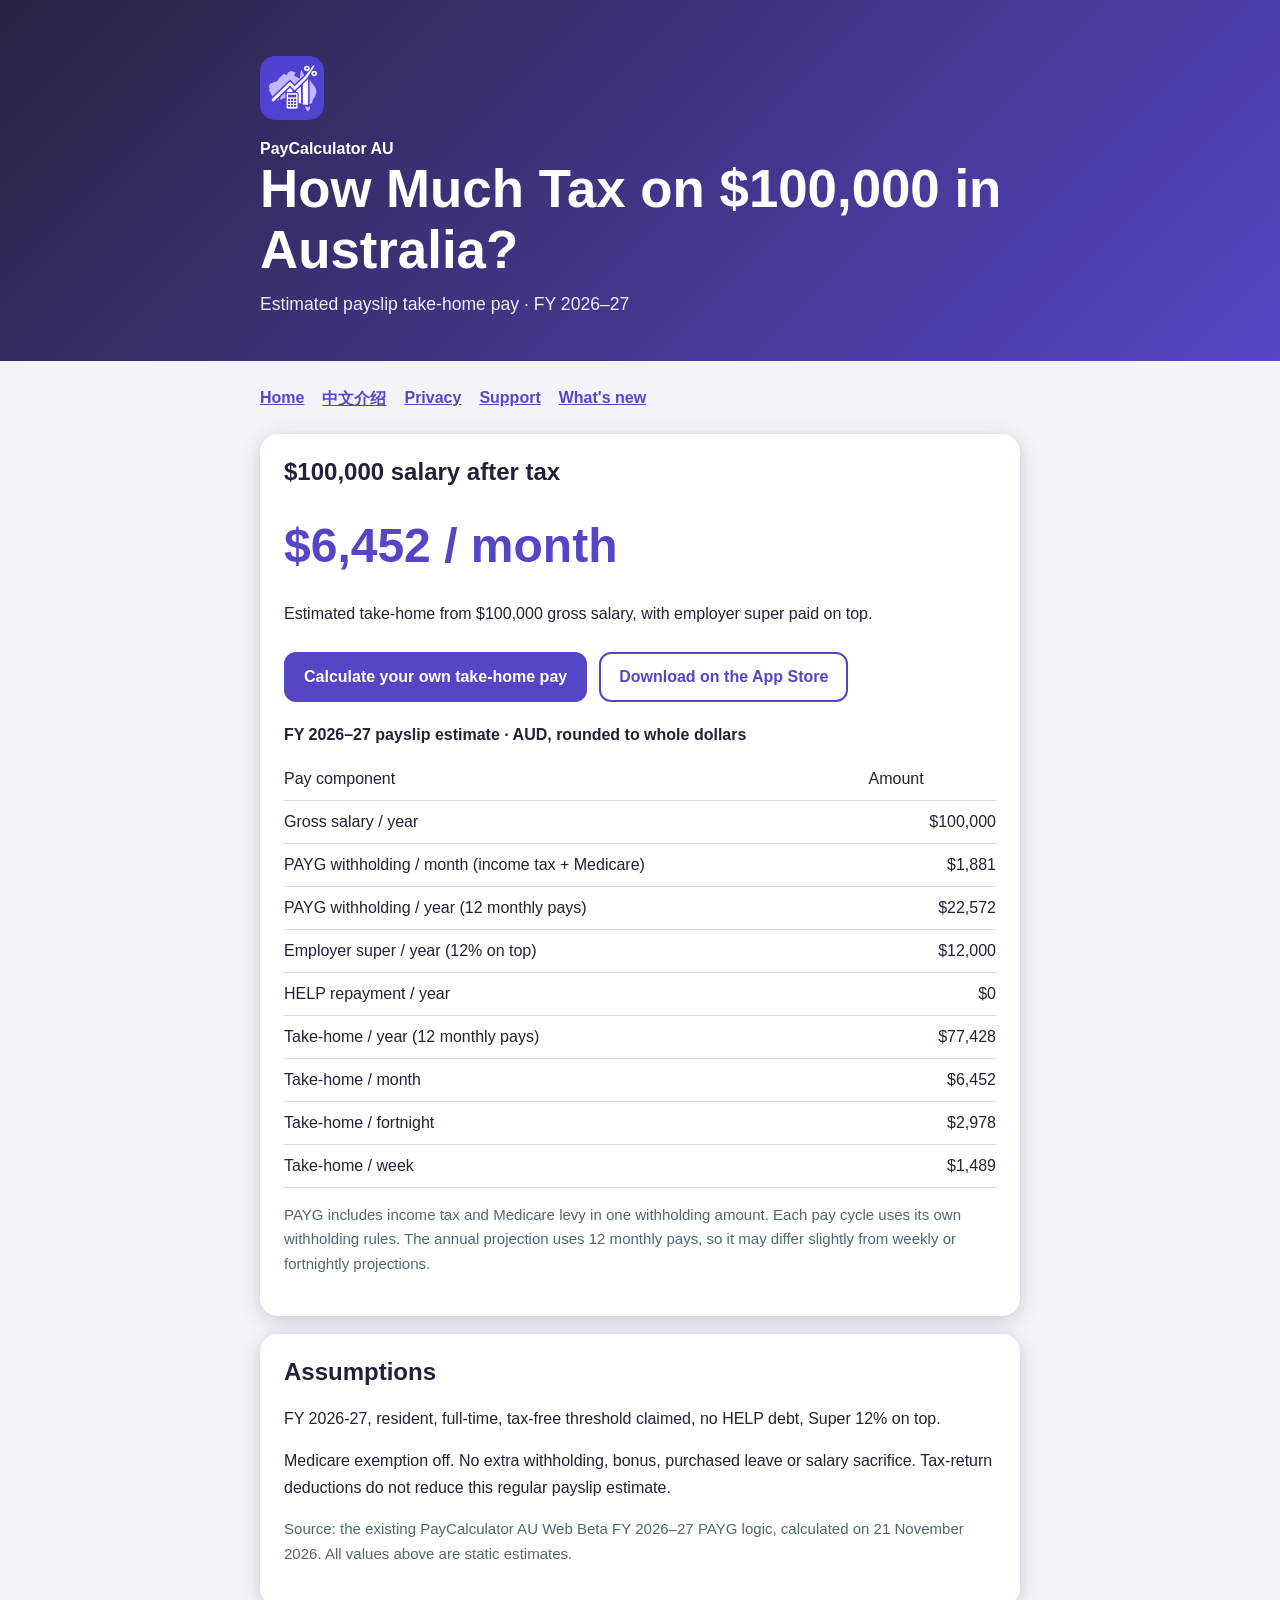
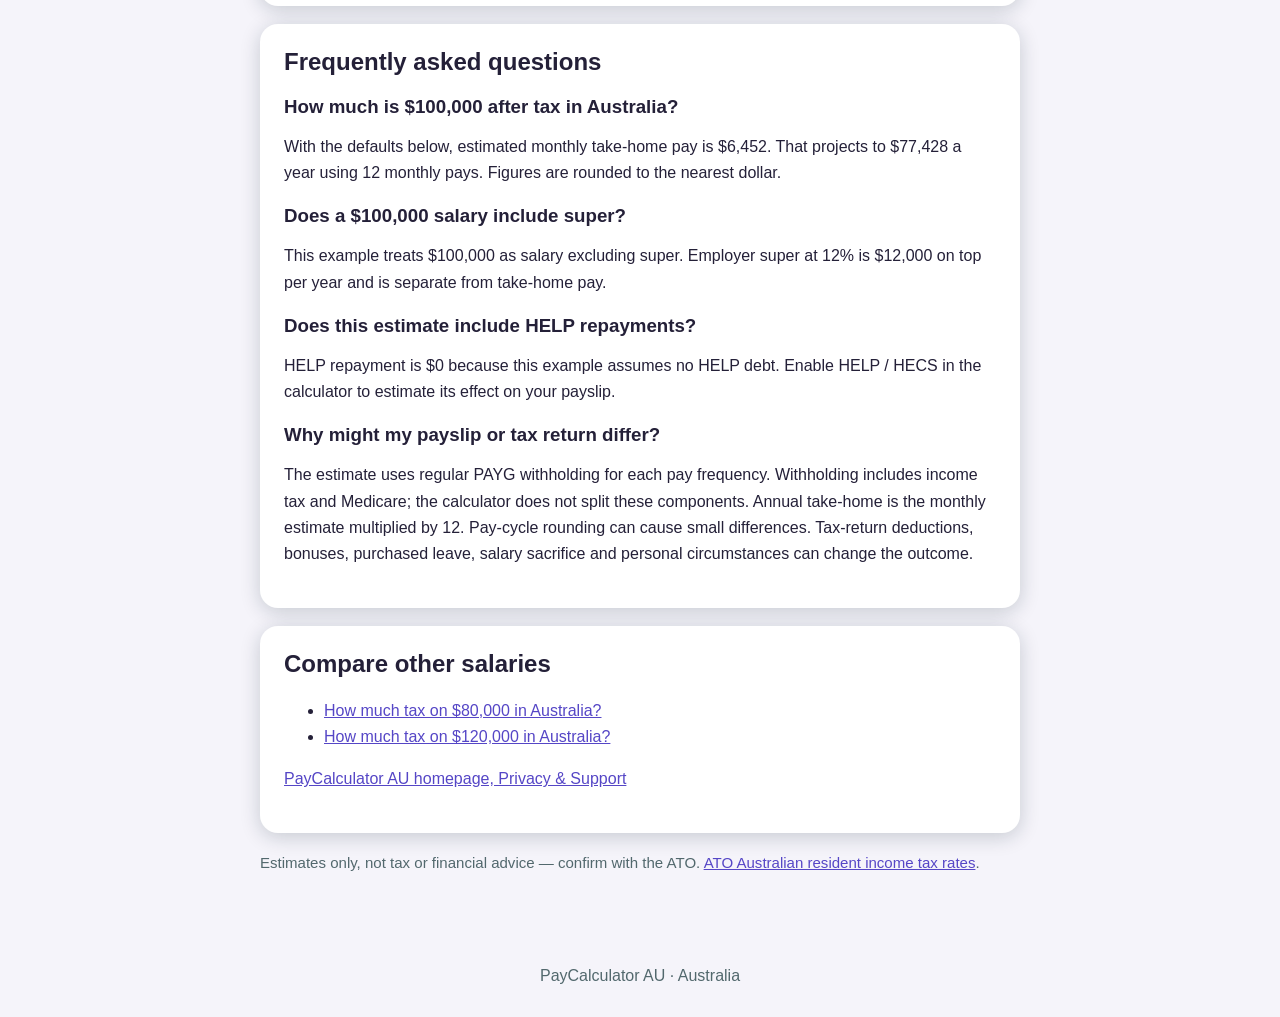
<file: take-home-pay-100000.html>
<!doctype html>
<html lang="en">
<head>
  <meta charset="utf-8">
  <meta name="viewport" content="width=device-width, initial-scale=1">
  <title>$100,000 Salary After Tax Australia | 2026–27</title>
  <meta name="description" content="How much tax on $100,000 in Australia? See FY 2026–27 estimated take-home pay by month, fortnight and week, plus PAYG withholding and employer super on top.">
  <link rel="canonical" href="https://goldman-stanley.github.io/paycalculator-au-pages/take-home-pay-100000.html">
  <meta property="og:type" content="website">
  <meta property="og:site_name" content="PayCalculator AU">
  <meta property="og:title" content="$100,000 Salary After Tax Australia | 2026–27">
  <meta property="og:description" content="How much tax on $100,000 in Australia? See FY 2026–27 estimated take-home pay by month, fortnight and week, plus PAYG withholding and employer super on top.">
  <meta property="og:url" content="https://goldman-stanley.github.io/paycalculator-au-pages/take-home-pay-100000.html">
  <meta property="og:image" content="https://goldman-stanley.github.io/paycalculator-au-pages/app-icon.png">
  <meta property="og:image:alt" content="PayCalculator AU app icon">
  <link rel="icon" type="image/png" href="app-icon.png">
  <link rel="stylesheet" href="salary-pages.css">
  <script type="application/ld+json">[{"@context": "https://schema.org", "@type": "FAQPage", "mainEntity": [{"@type": "Question", "name": "How much is $100,000 after tax in Australia?", "acceptedAnswer": {"@type": "Answer", "text": "With the defaults below, estimated monthly take-home pay is $6,452. That projects to $77,428 a year using 12 monthly pays. Figures are rounded to the nearest dollar."}}, {"@type": "Question", "name": "Does a $100,000 salary include super?", "acceptedAnswer": {"@type": "Answer", "text": "This example treats $100,000 as salary excluding super. Employer super at 12% is $12,000 on top per year and is separate from take-home pay."}}, {"@type": "Question", "name": "Does this estimate include HELP repayments?", "acceptedAnswer": {"@type": "Answer", "text": "HELP repayment is $0 because this example assumes no HELP debt. Enable HELP / HECS in the calculator to estimate its effect on your payslip."}}, {"@type": "Question", "name": "Why might my payslip or tax return differ?", "acceptedAnswer": {"@type": "Answer", "text": "The estimate uses regular PAYG withholding for each pay frequency. Withholding includes income tax and Medicare; the calculator does not split these components. Annual take-home is the monthly estimate multiplied by 12. Pay-cycle rounding can cause small differences. Tax-return deductions, bonuses, purchased leave, salary sacrifice and personal circumstances can change the outcome."}}]}, {"@context": "https://schema.org", "@type": ["SoftwareApplication", "WebApplication"], "name": "PayCalculator AU", "url": "https://goldman-stanley.github.io/paycalculatorau/", "installUrl": "https://apps.apple.com/app/id6820860086", "operatingSystem": "iOS, Web", "applicationCategory": "FinanceApplication", "offers": {"@type": "Offer", "price": "0", "priceCurrency": "AUD"}, "description": "Free Australian salary, PAYG, HELP and effective hourly pay estimates."}]</script>
</head>
<body>
  <header>
    <a class="brand-link" href="./"><img class="brand-icon" src="app-icon.png" alt="" width="64" height="64">PayCalculator AU</a>
    <h1>How Much Tax on $100,000 in Australia?</h1>
    <p>Estimated payslip take-home pay · FY 2026–27</p>
  </header>
  <main>
    <nav aria-label="Site navigation"><a href="./">Home</a><a href="zh.html" lang="zh-Hans">中文介绍</a><a href="./#privacy">Privacy</a><a href="./#support">Support</a><a href="changelog.html">What's new</a></nav>
    <section aria-labelledby="results-heading">
      <h2 id="results-heading">$100,000 salary after tax</h2>
      <p class="headline-value">$6,452 / month</p>
      <p>Estimated take-home from $100,000 gross salary, with employer super paid on top.</p>
      <div class="actions"><a class="primary" href="https://goldman-stanley.github.io/paycalculatorau/">Calculate your own take-home pay</a><a href="https://apps.apple.com/app/id6820860086">Download on the App Store</a></div>
      <table>
        <caption>FY 2026–27 payslip estimate · AUD, rounded to whole dollars</caption>
        <thead><tr><th scope="col">Pay component</th><th scope="col">Amount</th></tr></thead>
        <tbody>
          <tr><th scope="row">Gross salary / year</th><td>$100,000</td></tr>
          <tr><th scope="row">PAYG withholding / month (income tax + Medicare)</th><td>$1,881</td></tr>
          <tr><th scope="row">PAYG withholding / year (12 monthly pays)</th><td>$22,572</td></tr>
          <tr><th scope="row">Employer super / year (12% on top)</th><td>$12,000</td></tr>
          <tr><th scope="row">HELP repayment / year</th><td>$0</td></tr>
          <tr><th scope="row">Take-home / year (12 monthly pays)</th><td>$77,428</td></tr>
          <tr><th scope="row">Take-home / month</th><td>$6,452</td></tr>
          <tr><th scope="row">Take-home / fortnight</th><td>$2,978</td></tr>
          <tr><th scope="row">Take-home / week</th><td>$1,489</td></tr>
        </tbody>
      </table>
      <p class="muted">PAYG includes income tax and Medicare levy in one withholding amount. Each pay cycle uses its own withholding rules. The annual projection uses 12 monthly pays, so it may differ slightly from weekly or fortnightly projections.</p>
    </section>
    <section aria-labelledby="assumptions-heading">
      <h2 id="assumptions-heading">Assumptions</h2>
      <p>FY 2026-27, resident, full-time, tax-free threshold claimed, no HELP debt, Super 12% on top.</p>
      <p>Medicare exemption off. No extra withholding, bonus, purchased leave or salary sacrifice. Tax-return deductions do not reduce this regular payslip estimate.</p>
      <p class="muted">Source: the existing PayCalculator AU Web Beta FY 2026–27 PAYG logic, calculated on 21 November 2026. All values above are static estimates.</p>
    </section>
    <section aria-labelledby="faq-heading">
      <h2 id="faq-heading">Frequently asked questions</h2>
      <h3>How much is $100,000 after tax in Australia?</h3><p>With the defaults below, estimated monthly take-home pay is $6,452. That projects to $77,428 a year using 12 monthly pays. Figures are rounded to the nearest dollar.</p>
      <h3>Does a $100,000 salary include super?</h3><p>This example treats $100,000 as salary excluding super. Employer super at 12% is $12,000 on top per year and is separate from take-home pay.</p>
      <h3>Does this estimate include HELP repayments?</h3><p>HELP repayment is $0 because this example assumes no HELP debt. Enable HELP / HECS in the calculator to estimate its effect on your payslip.</p>
      <h3>Why might my payslip or tax return differ?</h3><p>The estimate uses regular PAYG withholding for each pay frequency. Withholding includes income tax and Medicare; the calculator does not split these components. Annual take-home is the monthly estimate multiplied by 12. Pay-cycle rounding can cause small differences. Tax-return deductions, bonuses, purchased leave, salary sacrifice and personal circumstances can change the outcome.</p>
    </section>
    <section aria-labelledby="related-heading">
      <h2 id="related-heading">Compare other salaries</h2>
      <ul><li><a href="take-home-pay-80000.html">How much tax on $80,000 in Australia?</a></li>
<li><a href="take-home-pay-120000.html">How much tax on $120,000 in Australia?</a></li></ul>
      <p><a href="./">PayCalculator AU homepage, Privacy &amp; Support</a></p>
    </section>
    <p class="muted">Estimates only, not tax or financial advice — confirm with the ATO. <a href="https://www.ato.gov.au/tax-rates-and-codes/tax-rates-australian-residents">ATO Australian resident income tax rates</a>.</p>
  </main>
  <footer>PayCalculator AU · Australia</footer>
</body>
</html>
</file>
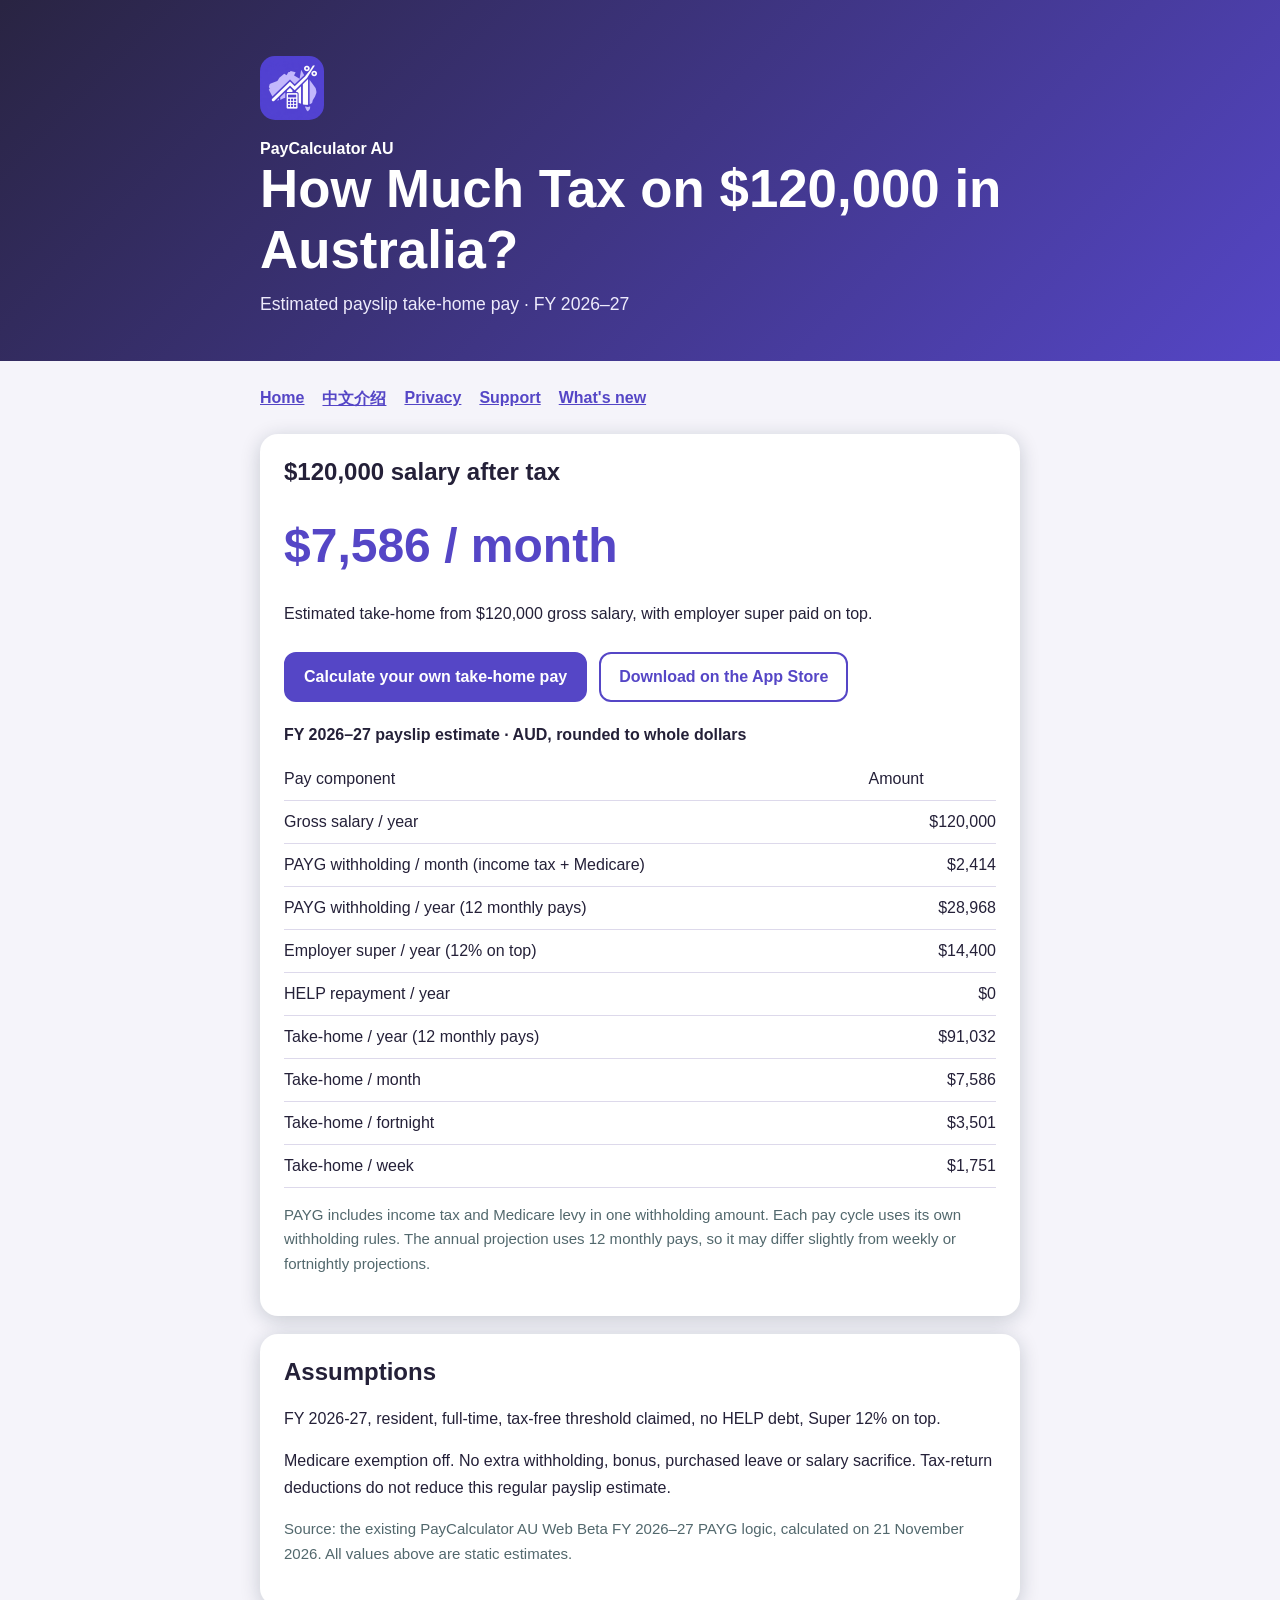
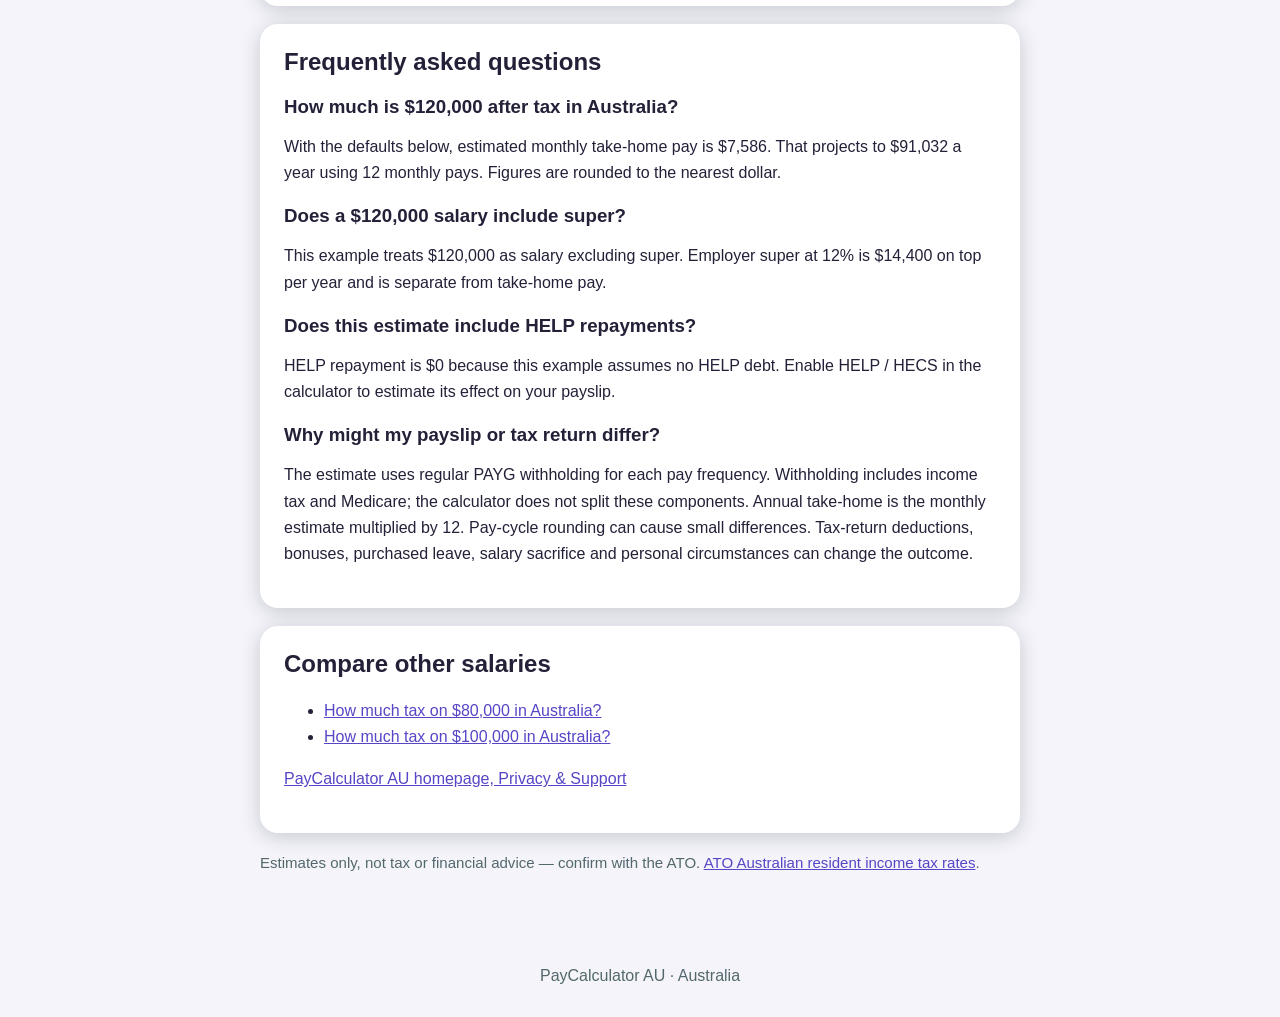
<file: take-home-pay-120000.html>
<!doctype html>
<html lang="en">
<head>
  <meta charset="utf-8">
  <meta name="viewport" content="width=device-width, initial-scale=1">
  <title>$120,000 Salary After Tax Australia | 2026–27</title>
  <meta name="description" content="How much tax on $120,000 in Australia? See FY 2026–27 estimated take-home pay by month, fortnight and week, plus PAYG withholding and employer super on top.">
  <link rel="canonical" href="https://goldman-stanley.github.io/paycalculator-au-pages/take-home-pay-120000.html">
  <meta property="og:type" content="website">
  <meta property="og:site_name" content="PayCalculator AU">
  <meta property="og:title" content="$120,000 Salary After Tax Australia | 2026–27">
  <meta property="og:description" content="How much tax on $120,000 in Australia? See FY 2026–27 estimated take-home pay by month, fortnight and week, plus PAYG withholding and employer super on top.">
  <meta property="og:url" content="https://goldman-stanley.github.io/paycalculator-au-pages/take-home-pay-120000.html">
  <meta property="og:image" content="https://goldman-stanley.github.io/paycalculator-au-pages/app-icon.png">
  <meta property="og:image:alt" content="PayCalculator AU app icon">
  <link rel="icon" type="image/png" href="app-icon.png">
  <link rel="stylesheet" href="salary-pages.css">
  <script type="application/ld+json">[{"@context": "https://schema.org", "@type": "FAQPage", "mainEntity": [{"@type": "Question", "name": "How much is $120,000 after tax in Australia?", "acceptedAnswer": {"@type": "Answer", "text": "With the defaults below, estimated monthly take-home pay is $7,586. That projects to $91,032 a year using 12 monthly pays. Figures are rounded to the nearest dollar."}}, {"@type": "Question", "name": "Does a $120,000 salary include super?", "acceptedAnswer": {"@type": "Answer", "text": "This example treats $120,000 as salary excluding super. Employer super at 12% is $14,400 on top per year and is separate from take-home pay."}}, {"@type": "Question", "name": "Does this estimate include HELP repayments?", "acceptedAnswer": {"@type": "Answer", "text": "HELP repayment is $0 because this example assumes no HELP debt. Enable HELP / HECS in the calculator to estimate its effect on your payslip."}}, {"@type": "Question", "name": "Why might my payslip or tax return differ?", "acceptedAnswer": {"@type": "Answer", "text": "The estimate uses regular PAYG withholding for each pay frequency. Withholding includes income tax and Medicare; the calculator does not split these components. Annual take-home is the monthly estimate multiplied by 12. Pay-cycle rounding can cause small differences. Tax-return deductions, bonuses, purchased leave, salary sacrifice and personal circumstances can change the outcome."}}]}, {"@context": "https://schema.org", "@type": ["SoftwareApplication", "WebApplication"], "name": "PayCalculator AU", "url": "https://goldman-stanley.github.io/paycalculatorau/", "installUrl": "https://apps.apple.com/app/id6820860086", "operatingSystem": "iOS, Web", "applicationCategory": "FinanceApplication", "offers": {"@type": "Offer", "price": "0", "priceCurrency": "AUD"}, "description": "Free Australian salary, PAYG, HELP and effective hourly pay estimates."}]</script>
</head>
<body>
  <header>
    <a class="brand-link" href="./"><img class="brand-icon" src="app-icon.png" alt="" width="64" height="64">PayCalculator AU</a>
    <h1>How Much Tax on $120,000 in Australia?</h1>
    <p>Estimated payslip take-home pay · FY 2026–27</p>
  </header>
  <main>
    <nav aria-label="Site navigation"><a href="./">Home</a><a href="zh.html" lang="zh-Hans">中文介绍</a><a href="./#privacy">Privacy</a><a href="./#support">Support</a><a href="changelog.html">What's new</a></nav>
    <section aria-labelledby="results-heading">
      <h2 id="results-heading">$120,000 salary after tax</h2>
      <p class="headline-value">$7,586 / month</p>
      <p>Estimated take-home from $120,000 gross salary, with employer super paid on top.</p>
      <div class="actions"><a class="primary" href="https://goldman-stanley.github.io/paycalculatorau/">Calculate your own take-home pay</a><a href="https://apps.apple.com/app/id6820860086">Download on the App Store</a></div>
      <table>
        <caption>FY 2026–27 payslip estimate · AUD, rounded to whole dollars</caption>
        <thead><tr><th scope="col">Pay component</th><th scope="col">Amount</th></tr></thead>
        <tbody>
          <tr><th scope="row">Gross salary / year</th><td>$120,000</td></tr>
          <tr><th scope="row">PAYG withholding / month (income tax + Medicare)</th><td>$2,414</td></tr>
          <tr><th scope="row">PAYG withholding / year (12 monthly pays)</th><td>$28,968</td></tr>
          <tr><th scope="row">Employer super / year (12% on top)</th><td>$14,400</td></tr>
          <tr><th scope="row">HELP repayment / year</th><td>$0</td></tr>
          <tr><th scope="row">Take-home / year (12 monthly pays)</th><td>$91,032</td></tr>
          <tr><th scope="row">Take-home / month</th><td>$7,586</td></tr>
          <tr><th scope="row">Take-home / fortnight</th><td>$3,501</td></tr>
          <tr><th scope="row">Take-home / week</th><td>$1,751</td></tr>
        </tbody>
      </table>
      <p class="muted">PAYG includes income tax and Medicare levy in one withholding amount. Each pay cycle uses its own withholding rules. The annual projection uses 12 monthly pays, so it may differ slightly from weekly or fortnightly projections.</p>
    </section>
    <section aria-labelledby="assumptions-heading">
      <h2 id="assumptions-heading">Assumptions</h2>
      <p>FY 2026-27, resident, full-time, tax-free threshold claimed, no HELP debt, Super 12% on top.</p>
      <p>Medicare exemption off. No extra withholding, bonus, purchased leave or salary sacrifice. Tax-return deductions do not reduce this regular payslip estimate.</p>
      <p class="muted">Source: the existing PayCalculator AU Web Beta FY 2026–27 PAYG logic, calculated on 21 November 2026. All values above are static estimates.</p>
    </section>
    <section aria-labelledby="faq-heading">
      <h2 id="faq-heading">Frequently asked questions</h2>
      <h3>How much is $120,000 after tax in Australia?</h3><p>With the defaults below, estimated monthly take-home pay is $7,586. That projects to $91,032 a year using 12 monthly pays. Figures are rounded to the nearest dollar.</p>
      <h3>Does a $120,000 salary include super?</h3><p>This example treats $120,000 as salary excluding super. Employer super at 12% is $14,400 on top per year and is separate from take-home pay.</p>
      <h3>Does this estimate include HELP repayments?</h3><p>HELP repayment is $0 because this example assumes no HELP debt. Enable HELP / HECS in the calculator to estimate its effect on your payslip.</p>
      <h3>Why might my payslip or tax return differ?</h3><p>The estimate uses regular PAYG withholding for each pay frequency. Withholding includes income tax and Medicare; the calculator does not split these components. Annual take-home is the monthly estimate multiplied by 12. Pay-cycle rounding can cause small differences. Tax-return deductions, bonuses, purchased leave, salary sacrifice and personal circumstances can change the outcome.</p>
    </section>
    <section aria-labelledby="related-heading">
      <h2 id="related-heading">Compare other salaries</h2>
      <ul><li><a href="take-home-pay-80000.html">How much tax on $80,000 in Australia?</a></li>
<li><a href="take-home-pay-100000.html">How much tax on $100,000 in Australia?</a></li></ul>
      <p><a href="./">PayCalculator AU homepage, Privacy &amp; Support</a></p>
    </section>
    <p class="muted">Estimates only, not tax or financial advice — confirm with the ATO. <a href="https://www.ato.gov.au/tax-rates-and-codes/tax-rates-australian-residents">ATO Australian resident income tax rates</a>.</p>
  </main>
  <footer>PayCalculator AU · Australia</footer>
</body>
</html>
</file>
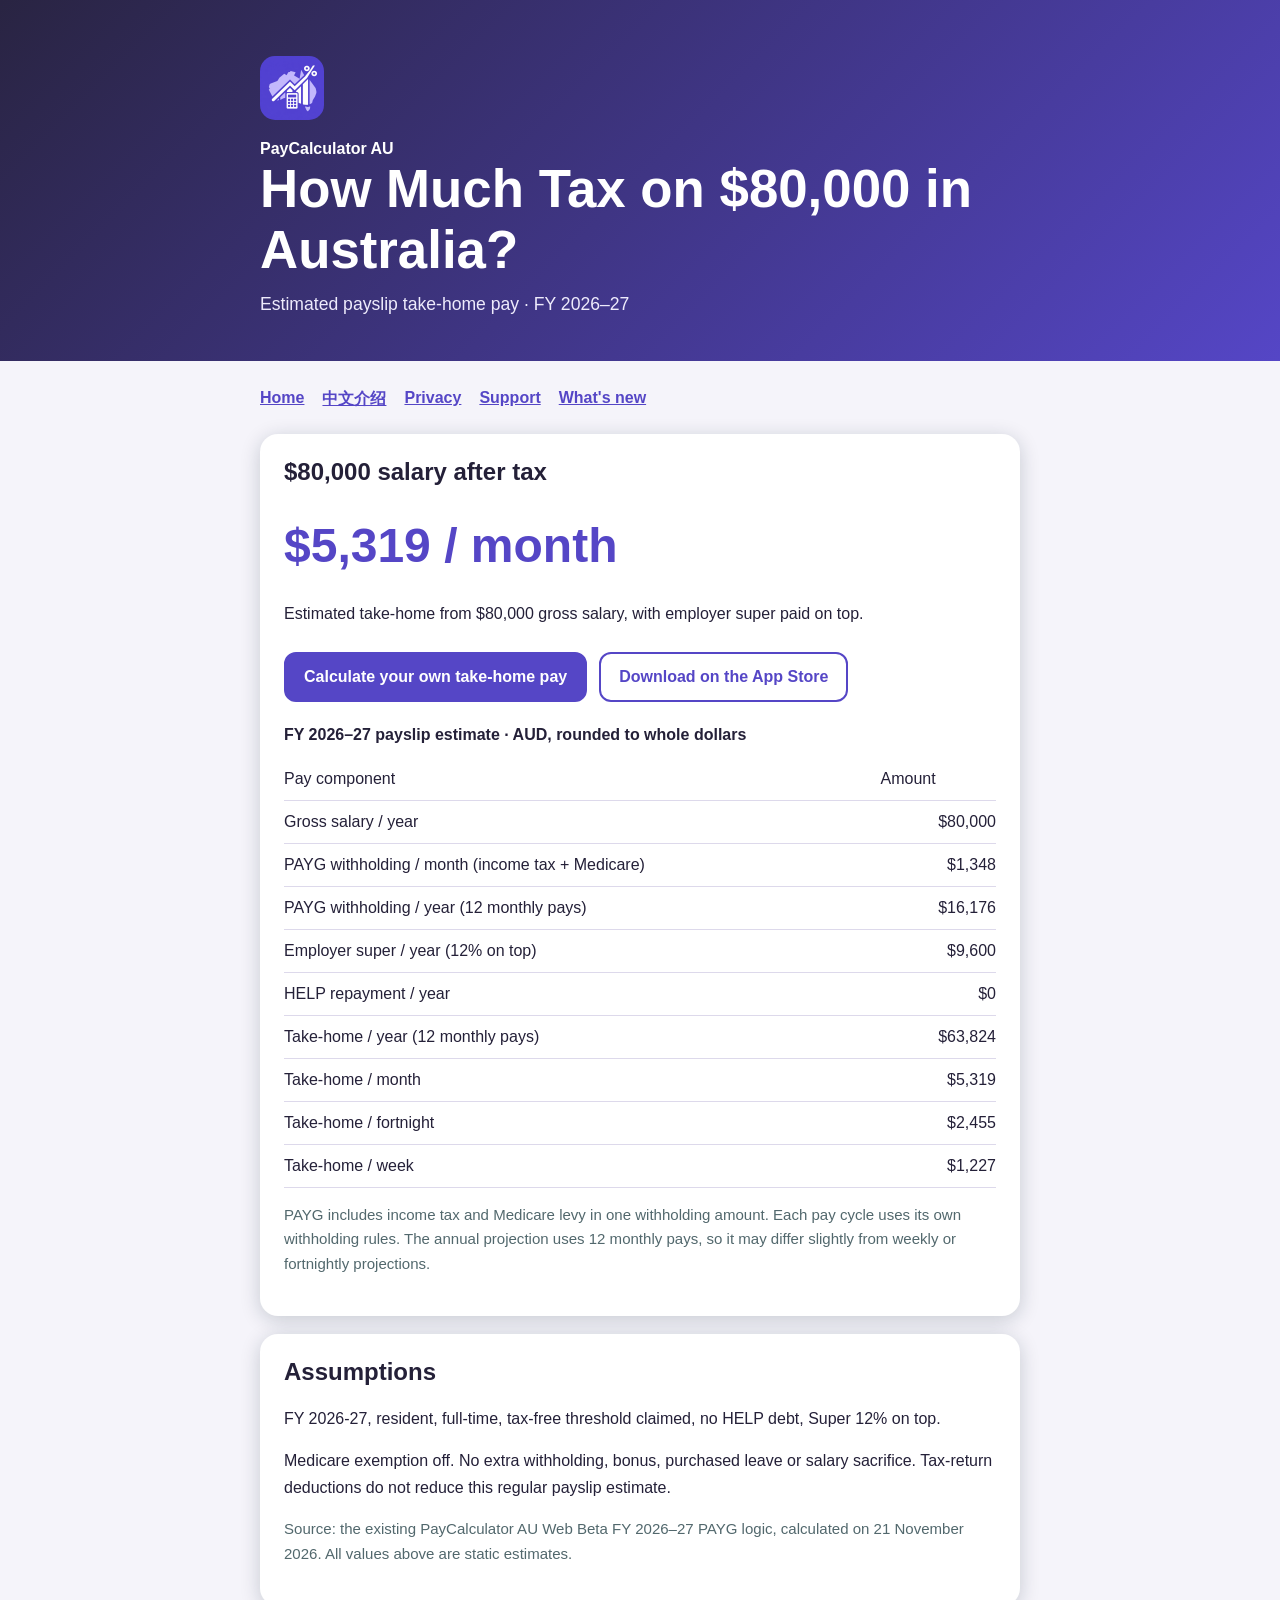
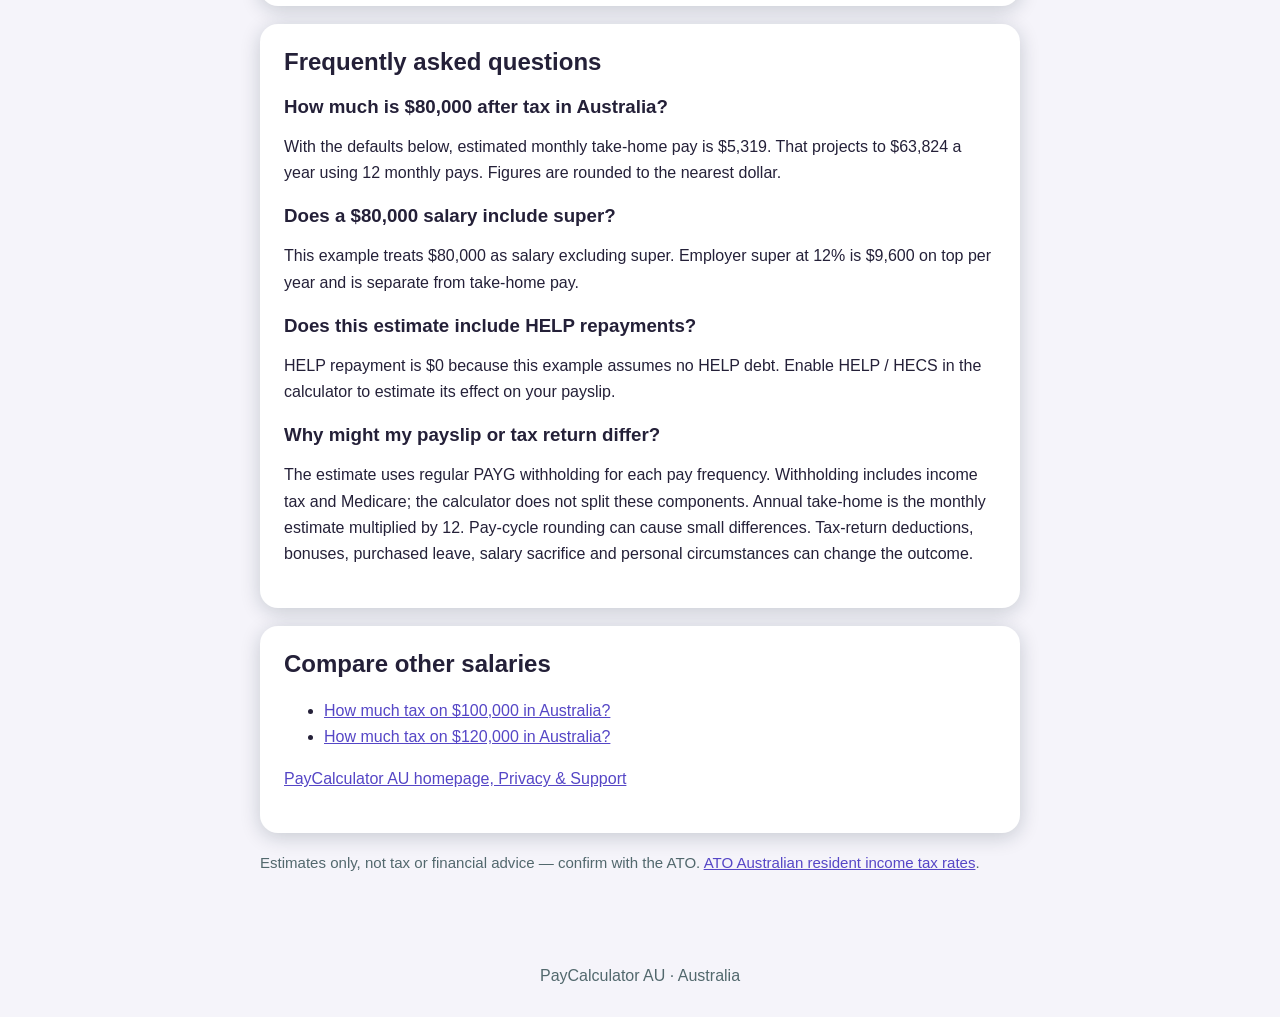
<file: take-home-pay-80000.html>
<!doctype html>
<html lang="en">
<head>
  <meta charset="utf-8">
  <meta name="viewport" content="width=device-width, initial-scale=1">
  <title>$80,000 Salary After Tax Australia | 2026–27</title>
  <meta name="description" content="How much tax on $80,000 in Australia? See FY 2026–27 estimated take-home pay by month, fortnight and week, plus PAYG withholding and employer super on top.">
  <link rel="canonical" href="https://goldman-stanley.github.io/paycalculator-au-pages/take-home-pay-80000.html">
  <meta property="og:type" content="website">
  <meta property="og:site_name" content="PayCalculator AU">
  <meta property="og:title" content="$80,000 Salary After Tax Australia | 2026–27">
  <meta property="og:description" content="How much tax on $80,000 in Australia? See FY 2026–27 estimated take-home pay by month, fortnight and week, plus PAYG withholding and employer super on top.">
  <meta property="og:url" content="https://goldman-stanley.github.io/paycalculator-au-pages/take-home-pay-80000.html">
  <meta property="og:image" content="https://goldman-stanley.github.io/paycalculator-au-pages/app-icon.png">
  <meta property="og:image:alt" content="PayCalculator AU app icon">
  <link rel="icon" type="image/png" href="app-icon.png">
  <link rel="stylesheet" href="salary-pages.css">
  <script type="application/ld+json">[{"@context": "https://schema.org", "@type": "FAQPage", "mainEntity": [{"@type": "Question", "name": "How much is $80,000 after tax in Australia?", "acceptedAnswer": {"@type": "Answer", "text": "With the defaults below, estimated monthly take-home pay is $5,319. That projects to $63,824 a year using 12 monthly pays. Figures are rounded to the nearest dollar."}}, {"@type": "Question", "name": "Does a $80,000 salary include super?", "acceptedAnswer": {"@type": "Answer", "text": "This example treats $80,000 as salary excluding super. Employer super at 12% is $9,600 on top per year and is separate from take-home pay."}}, {"@type": "Question", "name": "Does this estimate include HELP repayments?", "acceptedAnswer": {"@type": "Answer", "text": "HELP repayment is $0 because this example assumes no HELP debt. Enable HELP / HECS in the calculator to estimate its effect on your payslip."}}, {"@type": "Question", "name": "Why might my payslip or tax return differ?", "acceptedAnswer": {"@type": "Answer", "text": "The estimate uses regular PAYG withholding for each pay frequency. Withholding includes income tax and Medicare; the calculator does not split these components. Annual take-home is the monthly estimate multiplied by 12. Pay-cycle rounding can cause small differences. Tax-return deductions, bonuses, purchased leave, salary sacrifice and personal circumstances can change the outcome."}}]}, {"@context": "https://schema.org", "@type": ["SoftwareApplication", "WebApplication"], "name": "PayCalculator AU", "url": "https://goldman-stanley.github.io/paycalculatorau/", "installUrl": "https://apps.apple.com/app/id6820860086", "operatingSystem": "iOS, Web", "applicationCategory": "FinanceApplication", "offers": {"@type": "Offer", "price": "0", "priceCurrency": "AUD"}, "description": "Free Australian salary, PAYG, HELP and effective hourly pay estimates."}]</script>
</head>
<body>
  <header>
    <a class="brand-link" href="./"><img class="brand-icon" src="app-icon.png" alt="" width="64" height="64">PayCalculator AU</a>
    <h1>How Much Tax on $80,000 in Australia?</h1>
    <p>Estimated payslip take-home pay · FY 2026–27</p>
  </header>
  <main>
    <nav aria-label="Site navigation"><a href="./">Home</a><a href="zh.html" lang="zh-Hans">中文介绍</a><a href="./#privacy">Privacy</a><a href="./#support">Support</a><a href="changelog.html">What's new</a></nav>
    <section aria-labelledby="results-heading">
      <h2 id="results-heading">$80,000 salary after tax</h2>
      <p class="headline-value">$5,319 / month</p>
      <p>Estimated take-home from $80,000 gross salary, with employer super paid on top.</p>
      <div class="actions"><a class="primary" href="https://goldman-stanley.github.io/paycalculatorau/">Calculate your own take-home pay</a><a href="https://apps.apple.com/app/id6820860086">Download on the App Store</a></div>
      <table>
        <caption>FY 2026–27 payslip estimate · AUD, rounded to whole dollars</caption>
        <thead><tr><th scope="col">Pay component</th><th scope="col">Amount</th></tr></thead>
        <tbody>
          <tr><th scope="row">Gross salary / year</th><td>$80,000</td></tr>
          <tr><th scope="row">PAYG withholding / month (income tax + Medicare)</th><td>$1,348</td></tr>
          <tr><th scope="row">PAYG withholding / year (12 monthly pays)</th><td>$16,176</td></tr>
          <tr><th scope="row">Employer super / year (12% on top)</th><td>$9,600</td></tr>
          <tr><th scope="row">HELP repayment / year</th><td>$0</td></tr>
          <tr><th scope="row">Take-home / year (12 monthly pays)</th><td>$63,824</td></tr>
          <tr><th scope="row">Take-home / month</th><td>$5,319</td></tr>
          <tr><th scope="row">Take-home / fortnight</th><td>$2,455</td></tr>
          <tr><th scope="row">Take-home / week</th><td>$1,227</td></tr>
        </tbody>
      </table>
      <p class="muted">PAYG includes income tax and Medicare levy in one withholding amount. Each pay cycle uses its own withholding rules. The annual projection uses 12 monthly pays, so it may differ slightly from weekly or fortnightly projections.</p>
    </section>
    <section aria-labelledby="assumptions-heading">
      <h2 id="assumptions-heading">Assumptions</h2>
      <p>FY 2026-27, resident, full-time, tax-free threshold claimed, no HELP debt, Super 12% on top.</p>
      <p>Medicare exemption off. No extra withholding, bonus, purchased leave or salary sacrifice. Tax-return deductions do not reduce this regular payslip estimate.</p>
      <p class="muted">Source: the existing PayCalculator AU Web Beta FY 2026–27 PAYG logic, calculated on 21 November 2026. All values above are static estimates.</p>
    </section>
    <section aria-labelledby="faq-heading">
      <h2 id="faq-heading">Frequently asked questions</h2>
      <h3>How much is $80,000 after tax in Australia?</h3><p>With the defaults below, estimated monthly take-home pay is $5,319. That projects to $63,824 a year using 12 monthly pays. Figures are rounded to the nearest dollar.</p>
      <h3>Does a $80,000 salary include super?</h3><p>This example treats $80,000 as salary excluding super. Employer super at 12% is $9,600 on top per year and is separate from take-home pay.</p>
      <h3>Does this estimate include HELP repayments?</h3><p>HELP repayment is $0 because this example assumes no HELP debt. Enable HELP / HECS in the calculator to estimate its effect on your payslip.</p>
      <h3>Why might my payslip or tax return differ?</h3><p>The estimate uses regular PAYG withholding for each pay frequency. Withholding includes income tax and Medicare; the calculator does not split these components. Annual take-home is the monthly estimate multiplied by 12. Pay-cycle rounding can cause small differences. Tax-return deductions, bonuses, purchased leave, salary sacrifice and personal circumstances can change the outcome.</p>
    </section>
    <section aria-labelledby="related-heading">
      <h2 id="related-heading">Compare other salaries</h2>
      <ul><li><a href="take-home-pay-100000.html">How much tax on $100,000 in Australia?</a></li>
<li><a href="take-home-pay-120000.html">How much tax on $120,000 in Australia?</a></li></ul>
      <p><a href="./">PayCalculator AU homepage, Privacy &amp; Support</a></p>
    </section>
    <p class="muted">Estimates only, not tax or financial advice — confirm with the ATO. <a href="https://www.ato.gov.au/tax-rates-and-codes/tax-rates-australian-residents">ATO Australian resident income tax rates</a>.</p>
  </main>
  <footer>PayCalculator AU · Australia</footer>
</body>
</html>
</file>
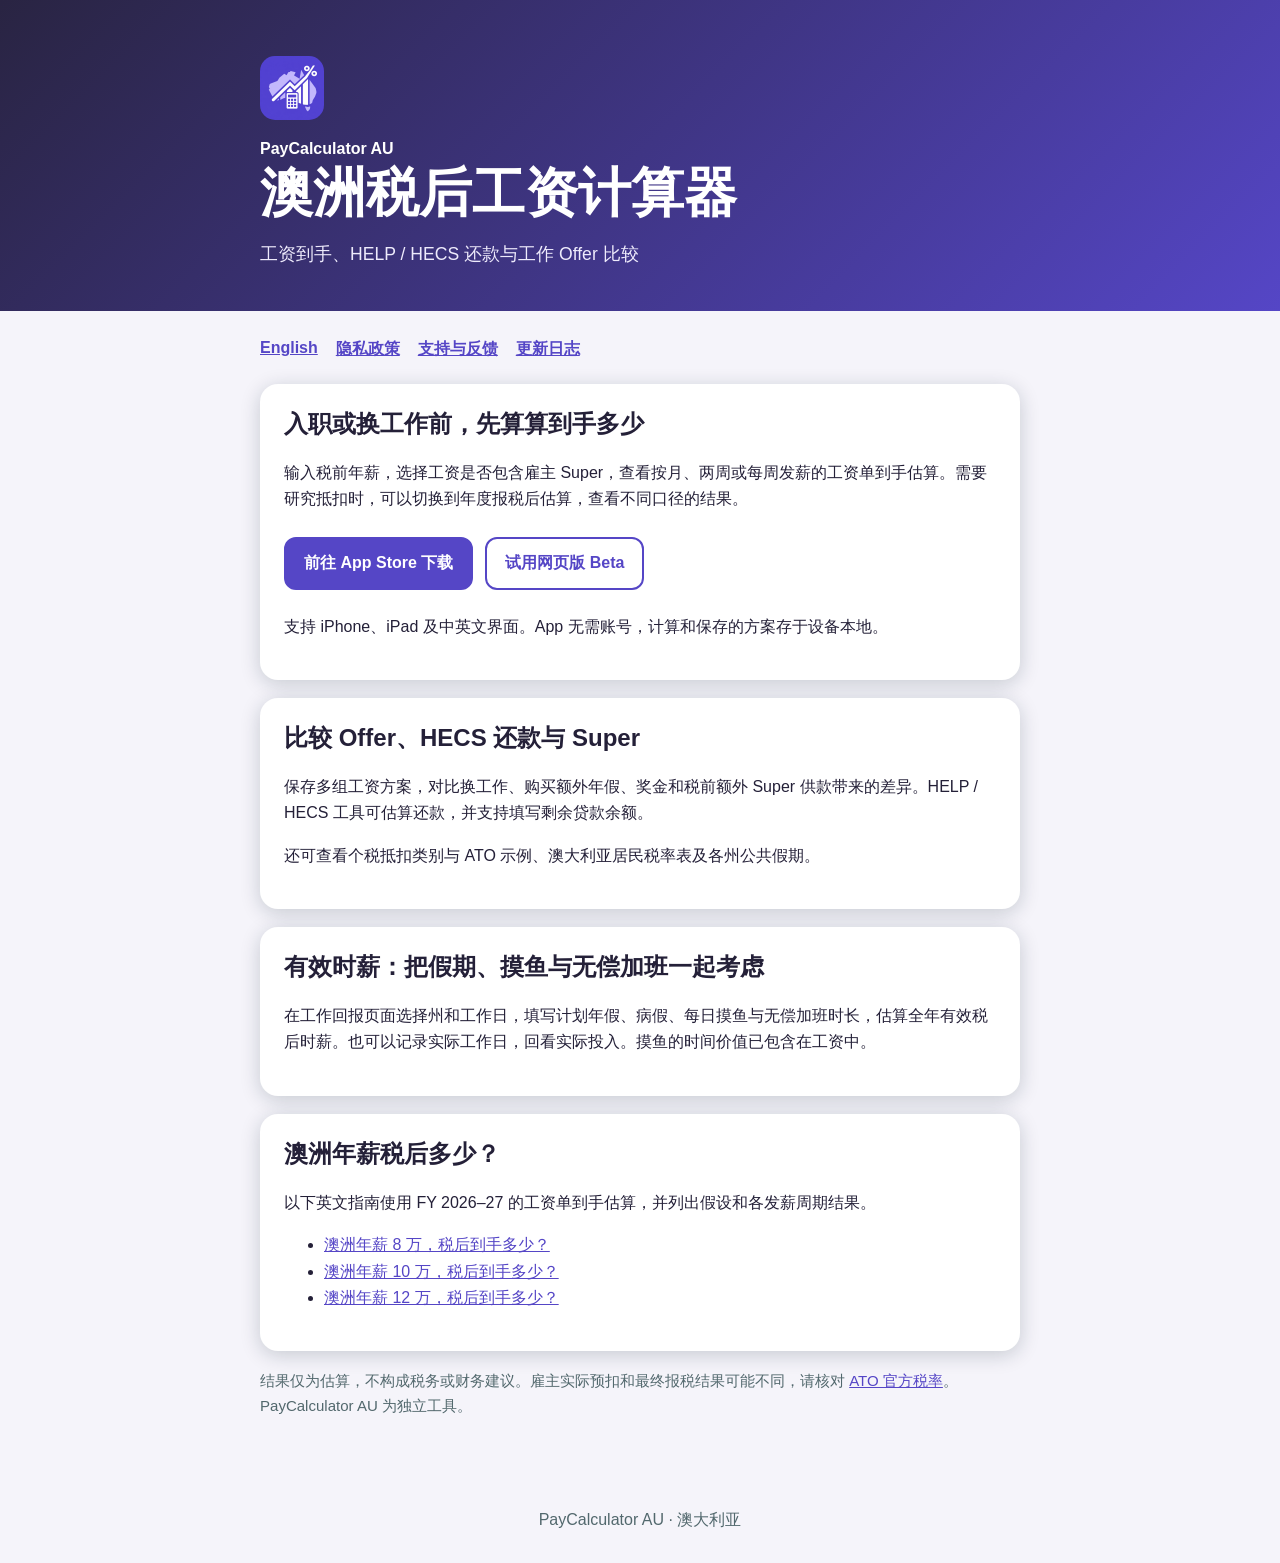
<file: zh.html>
<!doctype html>
<html lang="zh-Hans">
<head>
<meta charset="utf-8">
<meta name="viewport" content="width=device-width, initial-scale=1">
<title>澳洲税后工资计算器｜HECS还款与Offer比较 · PayCalculator AU</title>
<meta name="description" content="PayCalculator AU 澳洲工资计算器，支持中英文。估算工资单到手金额、HELP/HECS还款和雇主Super，保存并比较工作Offer，考虑公共假期、年假、摸鱼与无偿加班，查看有效税后时薪。支持iPhone、iPad及网页版。">
<link rel="canonical" href="https://goldman-stanley.github.io/paycalculator-au-pages/zh.html">
<link rel="alternate" hreflang="en" href="https://goldman-stanley.github.io/paycalculator-au-pages/">
<link rel="alternate" hreflang="zh-Hans" href="https://goldman-stanley.github.io/paycalculator-au-pages/zh.html">
<link rel="alternate" hreflang="x-default" href="https://goldman-stanley.github.io/paycalculator-au-pages/">
<link rel="stylesheet" href="salary-pages.css">
<link rel="icon" href="app-icon.png" type="image/png">
<meta property="og:type" content="website">
<meta property="og:title" content="澳洲税后工资计算器 · PayCalculator AU">
<meta property="og:description" content="估算工资到手金额、HELP/HECS还款与Super，比较工作Offer和有效税后时薪。">
<meta property="og:url" content="https://goldman-stanley.github.io/paycalculator-au-pages/zh.html">
<meta property="og:image" content="https://goldman-stanley.github.io/paycalculator-au-pages/app-icon.png">
</head>
<body>
<header><a class="brand-link" href="./"><img class="brand-icon" src="app-icon.png" alt="" width="64" height="64">PayCalculator AU</a>
<h1>澳洲税后工资计算器</h1><p>工资到手、HELP / HECS 还款与工作 Offer 比较</p></header>
<main>
<nav aria-label="网站导航"><a href="./">English</a><a href="./?lang=zh#privacy">隐私政策</a><a href="./?lang=zh#support">支持与反馈</a><a href="changelog.html?lang=zh">更新日志</a></nav>
<section><h2>入职或换工作前，先算算到手多少</h2>
<p>输入税前年薪，选择工资是否包含雇主 Super，查看按月、两周或每周发薪的工资单到手估算。需要研究抵扣时，可以切换到年度报税后估算，查看不同口径的结果。</p>
<div class="actions"><a class="primary" href="https://apps.apple.com/au/app/paycalculator-au/id6820860086">前往 App Store 下载</a><a href="https://goldman-stanley.github.io/paycalculatorau/">试用网页版 Beta</a></div>
<p>支持 iPhone、iPad 及中英文界面。App 无需账号，计算和保存的方案存于设备本地。</p></section>
<section><h2>比较 Offer、HECS 还款与 Super</h2>
<p>保存多组工资方案，对比换工作、购买额外年假、奖金和税前额外 Super 供款带来的差异。HELP / HECS 工具可估算还款，并支持填写剩余贷款余额。</p>
<p>还可查看个税抵扣类别与 ATO 示例、澳大利亚居民税率表及各州公共假期。</p></section>
<section><h2>有效时薪：把假期、摸鱼与无偿加班一起考虑</h2>
<p>在工作回报页面选择州和工作日，填写计划年假、病假、每日摸鱼与无偿加班时长，估算全年有效税后时薪。也可以记录实际工作日，回看实际投入。摸鱼的时间价值已包含在工资中。</p></section>
<section><h2>澳洲年薪税后多少？</h2>
<p>以下英文指南使用 FY 2026–27 的工资单到手估算，并列出假设和各发薪周期结果。</p>
<ul><li><a href="take-home-pay-80000.html" hreflang="en">澳洲年薪 8 万，税后到手多少？</a></li>
<li><a href="take-home-pay-100000.html" hreflang="en">澳洲年薪 10 万，税后到手多少？</a></li>
<li><a href="take-home-pay-120000.html" hreflang="en">澳洲年薪 12 万，税后到手多少？</a></li></ul></section>
<p class="muted">结果仅为估算，不构成税务或财务建议。雇主实际预扣和最终报税结果可能不同，请核对 <a href="https://www.ato.gov.au/tax-rates-and-codes/tax-rates-australian-residents">ATO 官方税率</a>。PayCalculator AU 为独立工具。</p>
</main><footer>PayCalculator AU · 澳大利亚</footer>
</body></html>
</file>
<file: salary-pages.css>
:root { color-scheme: light dark; font-family: -apple-system, BlinkMacSystemFont, "Segoe UI", sans-serif; }
    body { margin: 0; background: #F5F4FA; color: #242038; }
    header { padding: 56px 24px 42px; color: white; background: linear-gradient(135deg,#292442,#5546C6); }
    header, main { padding-left: max(24px, calc((100% - 760px) / 2)); padding-right: max(24px, calc((100% - 760px) / 2)); }
    .brand-icon { width: 64px; height: 64px; border-radius: 15px; display: block; margin-bottom: 20px; }
    h1 { margin: 0 0 10px; font-size: clamp(2rem, 6vw, 3.3rem); }
    header p { margin: 0; color: #EEEBFC; font-size: 1.1rem; }
    main { padding-top: 28px; padding-bottom: 56px; }
    nav { display: flex; gap: 18px; flex-wrap: wrap; margin-bottom: 24px; }
    a { color: #5546C6; }
    nav a { font-weight: 650; }
    .language { float: right; border: 1px solid #9ab4b2; border-radius: 999px; padding: 8px 13px; background: transparent; color: inherit; cursor: pointer; }
    section { margin: 18px 0; padding: 24px; border-radius: 18px; background: white; box-shadow: 0 4px 20px #1233  ; }
    h2 { margin-top: 0; }
    h3 { margin-bottom: 6px; }
    p, li { line-height: 1.65; }
    .muted { color: #52686d; font-size: .94rem; }
    .coffee-button { display: inline-flex; padding: 12px 20px; border-radius: 14px; background: #5546C6; color: white; font-weight: 650; text-decoration: none; }
    .coffee-button[hidden] { display: none; }
    .coffee-button:focus-visible { outline: 3px solid #B9B0FF; outline-offset: 3px; }
    footer { padding: 20px 24px 32px; text-align: center; color: #52686d; }
    body[data-language="en"] .zh, body[data-language="zh"] .en { display: none; }
    @media (prefers-color-scheme: dark) {
      body { background: #14131C; color: #e1efec; }
      section { background: #292442; box-shadow: none; }
      a { color: #B9B0FF; }
      .muted, footer { color: #aec4c2; }
    }
  
    .brand-link { color: white; font-weight: 700; text-decoration: none; }
    .actions { display: flex; flex-wrap: wrap; gap: 12px; margin: 24px 0; }
    .actions a { display: inline-flex; align-items: center; padding: 14px 18px; border-radius: 12px; font-weight: 650; text-decoration: none; border: 2px solid #5546C6; }
    .primary { background: #5546C6; color: white; }
    .headline-value { font-size: clamp(2rem, 8vw, 3rem); font-weight: 750; margin: 8px 0; color: #5546C6; }
    table { width: 100%; border-collapse: collapse; font-variant-numeric: tabular-nums; }
    caption { text-align: left; font-weight: 650; padding: 0 0 14px; }
    th, td { text-align: left; padding: 12px 0; border-bottom: 1px solid #ddd9eb; vertical-align: top; }
    td { text-align: right; padding-left: 12px; white-space: nowrap; }
    th { font-weight: 500; }
    a:focus-visible { outline: 3px solid #B9B0FF; outline-offset: 4px; }
    @media (max-width: 420px) { section { padding: 18px; } header, main { padding-left: 18px; padding-right: 18px; } }
    @media (prefers-color-scheme: dark) { .headline-value { color: #B9B0FF; } .actions a { border-color: #B9B0FF; } .actions .primary { color: white; } th, td { border-color: #514968; } }
</file>
